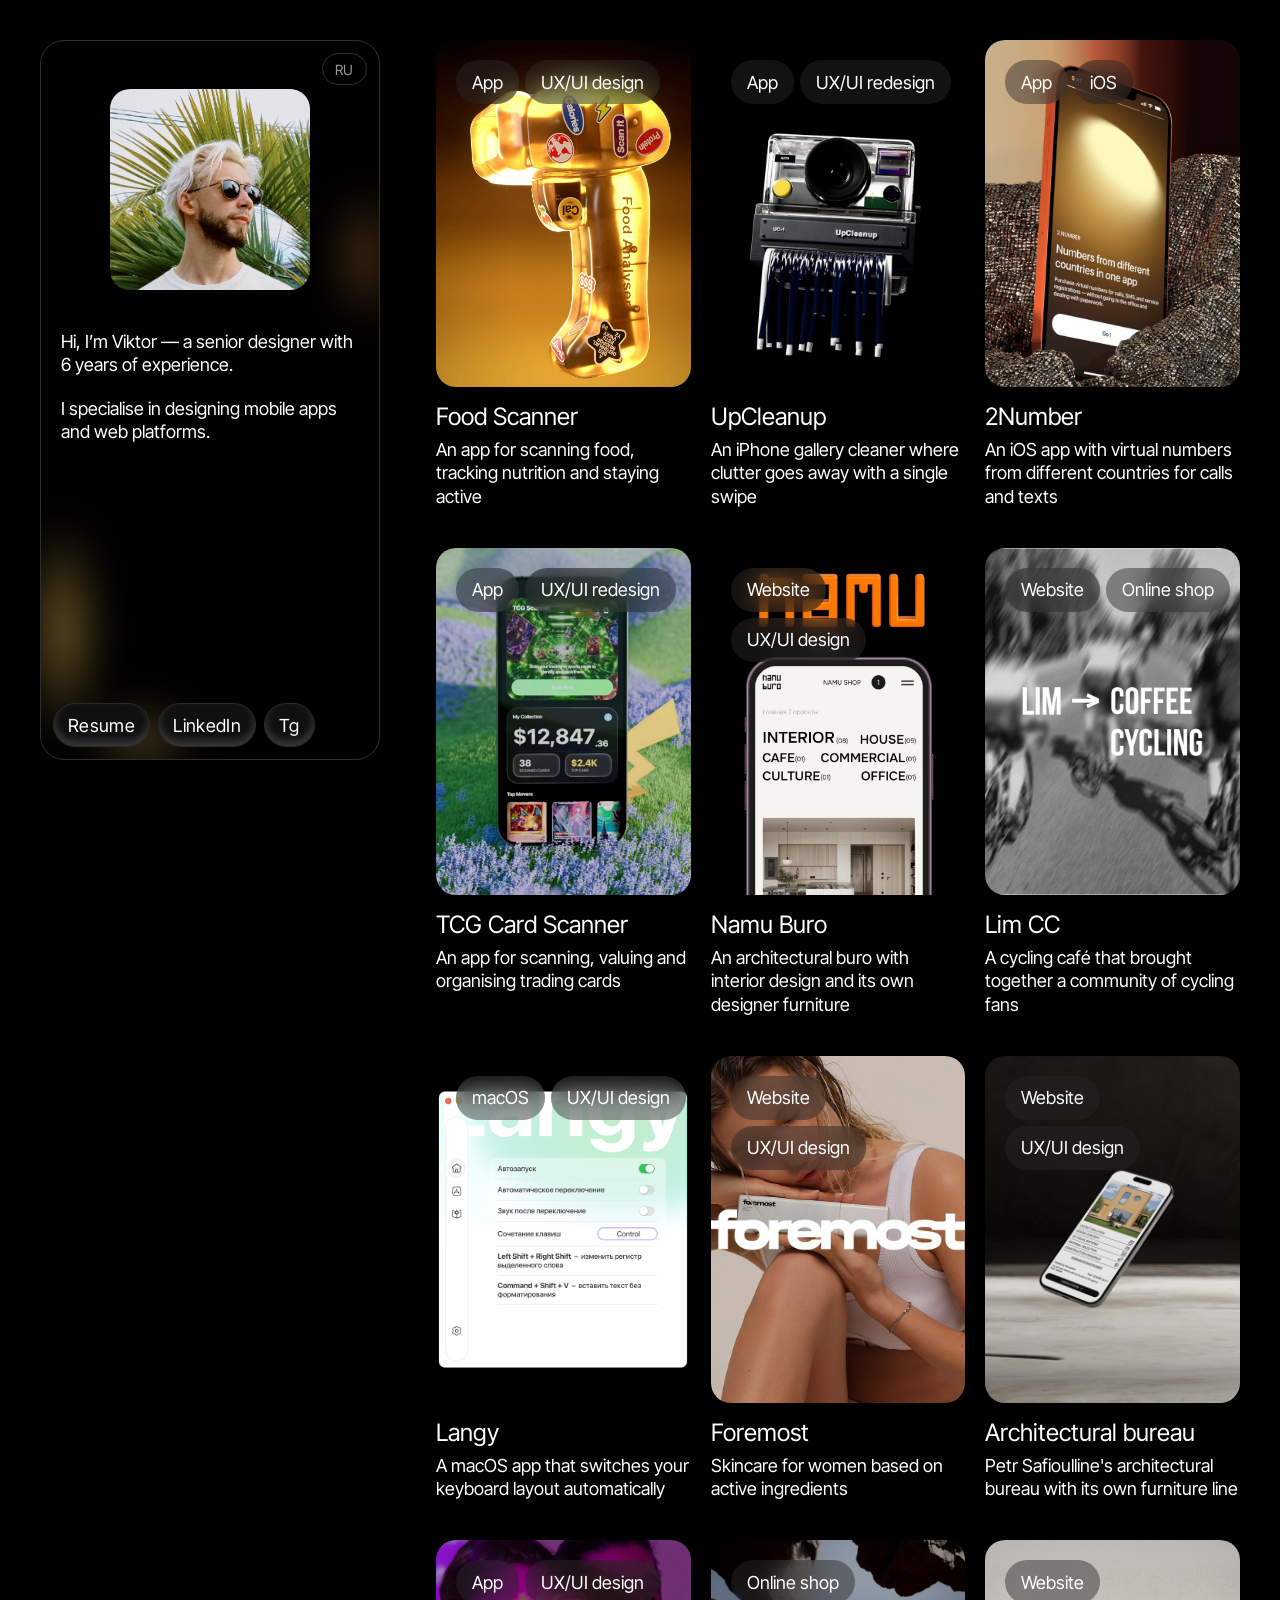
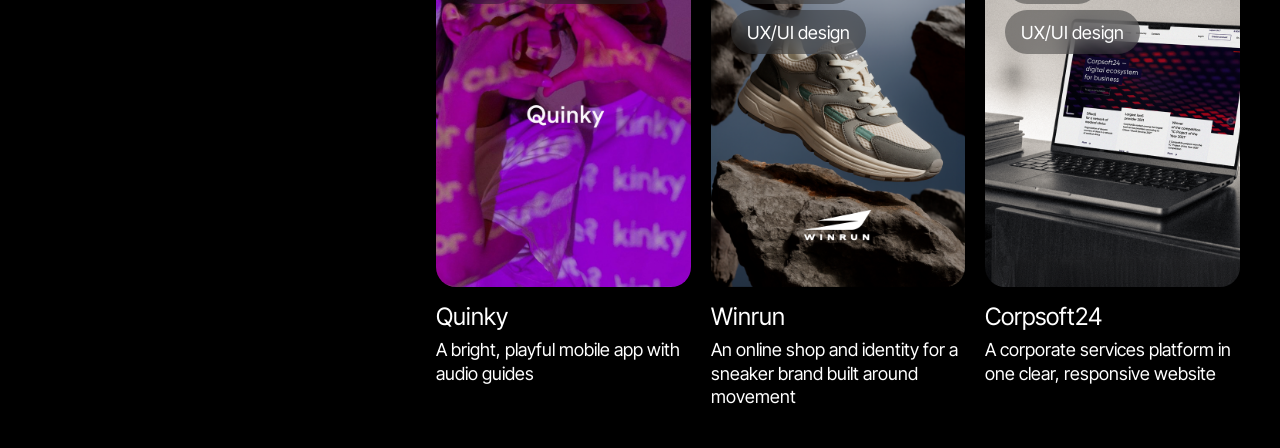
<file: index.html>
<!DOCTYPE html>
<html lang="ru">
<head>
  <meta charset="UTF-8" />
  <script>
    // Язык по браузеру: русский — если он есть в списке языков, иначе английский.
    // Выбор в переключателе RU/EN запоминается и важнее браузера. Поисковых ботов не трогаем.
    (function () {
      try {
        if (/bot|crawl|spider|slurp|lighthouse|preview/i.test(navigator.userAgent)) return;
        var here = document.documentElement.lang;
        var want = localStorage.getItem("site-lang");
        if (want !== "ru" && want !== "en") {
          var langs = navigator.languages || [navigator.language || ""];
          want = "en";
          for (var i = 0; i < langs.length; i++) {
            if ((langs[i] || "").toLowerCase().slice(0, 2) === "ru") { want = "ru"; break; }
          }
        }
        if (want === here) return;
        var path = location.pathname;
        var target = want === "en" ? "/en" + path : path.replace(/^\/en/, "") || "/";
        location.replace(target + location.search + location.hash);
      } catch (e) {}
    })();
  </script>
  <meta name="viewport" content="width=device-width, initial-scale=1.0" />
  <meta name="description" content="Портфолио Виктора Радюка — senior дизайнера с 6-летним опытом в дизайне мобильных приложений и веб-платформ." />
  <meta property="og:image" content="https://vitya.pro/assets/twitter-badge.png" />
  <meta property="og:image:width" content="1024" />
  <meta property="og:image:height" content="552" />
  <meta name="twitter:card" content="summary_large_image" />
  <meta name="twitter:image" content="https://vitya.pro/assets/twitter-badge.png" />
  <link rel="alternate" hreflang="ru" href="https://vitya.pro/" />
  <link rel="alternate" hreflang="en" href="https://vitya.pro/en/" />
  <link rel="alternate" hreflang="x-default" href="https://vitya.pro/" />
  <title>Виктор Радюк — Product Designer</title>
  <link rel="icon" href="/favicon-green.svg" type="image/svg+xml" />
  <link rel="icon" href="/favicon-green-32.png" type="image/png" sizes="32x32" />
  <link rel="apple-touch-icon" href="/apple-touch-icon-green.png" />
  <link rel="preconnect" href="https://fonts.googleapis.com" />
  <link rel="preconnect" href="https://fonts.gstatic.com" crossorigin />
  <link href="https://fonts.googleapis.com/css2?family=Inter+Tight:wght@400;500&display=swap" rel="stylesheet" />
  <link rel="stylesheet" href="style.css?v=20261117" />
  <!-- Google tag (gtag.js) -->
  <script async src="https://www.googletagmanager.com/gtag/js?id=G-6443JLH0M9"></script>
  <script>
    window.dataLayer = window.dataLayer || [];
    function gtag(){dataLayer.push(arguments);}
    gtag('js', new Date());
    gtag('config', 'G-6443JLH0M9');
  </script>
  <!-- /Google tag -->
  <!-- Yandex.Metrika counter -->
  <script type="text/javascript">
    (function(m,e,t,r,i,k,a){
      m[i]=m[i]||function(){(m[i].a=m[i].a||[]).push(arguments)};
      m[i].l=1*new Date();
      for (var j = 0; j < document.scripts.length; j++) { if (document.scripts[j].src === r) { return; } }
      k=e.createElement(t),a=e.getElementsByTagName(t)[0],k.async=1,k.src=r,a.parentNode.insertBefore(k,a);
    })(window, document,'script','https://mc.yandex.ru/metrika/tag.js?id=109589373', 'ym');

    ym(109589373, 'init', {
      ssr:true,
      webvisor:true,
      clickmap:true,
      ecommerce:"dataLayer",
      referrer: document.referrer,
      url: location.href,
      accurateTrackBounce:true,
      trackLinks:true
    });
  </script>
  <!-- /Yandex.Metrika counter -->
</head>
<body>
  <noscript><div><img src="https://mc.yandex.ru/watch/109589373" style="position:absolute; left:-9999px;" alt="" /></div></noscript>
  <div class="layout">
    <!-- Плашка слева: на десктопе закреплена (sticky), на мобиле — обычный блок сверху -->
    <aside class="side-card">
      <div class="side-card__blobs" aria-hidden="true"></div>
      <a class="lang-switch" href="/en/" hreflang="en" lang="en" aria-label="English version">EN</a>
      <div class="side-card__top">
        <img class="side-card__avatar" src="assets/avatar-victor.png" alt="Виктор Радюк" width="220" height="220" />
        <p class="side-card__text">Привет, меня зовут Виктор. Я&nbsp;— senior дизайнер, 6&nbsp;лет опыта в&nbsp;дизайне.</p>
        <p class="side-card__text">Специализируюсь на&nbsp;разработке мобильных приложений и&nbsp;веб-платформ.</p>
      </div>
      <nav class="side-card__actions" aria-label="Контакты">
        <a class="pill" href="resume.html">Резюме</a>
        <a class="pill" href="https://www.linkedin.com/in/viktor-radyuk/" target="_blank" rel="noopener noreferrer">LinkedIn</a>
        <a class="pill" href="https://t.me/allo_galochka" target="_blank" rel="noopener noreferrer">Tg</a>
      </nav>
    </aside>

    <!-- Проекты рисуются из projects.js -->
    <main class="projects" id="projects"></main>
  </div>
  <script src="projects.js?v=20261117"></script>
  <script>
    document.getElementById("projects").innerHTML = PROJECTS.map((p) => `
      <a class="project" href="project.html?p=${p.slug}">
        <div class="project__media">
          <div class="project__tags">${p.tags.map((t) => `<span>${t}</span>`).join("")}</div>
          ${p.coverVideo
            ? `<video src="${asset(p.coverVideo)}" poster="${asset(p.cover)}" autoplay muted loop playsinline preload="metadata"></video>`
            : `<img src="${asset(p.cover)}" alt="${p.title}" loading="lazy" />`}
        </div>
        <h2 class="project__title">${p.title}</h2>
        <p class="project__lead">${p.lead}</p>
      </a>`).join("");
  </script>
  <script>
    // Переключатель языка ведёт на тот же проект
    document.querySelectorAll(".lang-switch").forEach((a) => {
      a.href += location.search;
      // Ручной выбор языка запоминается и отключает автоперенаправление
      a.addEventListener("click", () => {
        try { localStorage.setItem("site-lang", a.lang); } catch (e) {}
      });
    });
  </script>
</body>
</html>
</file>
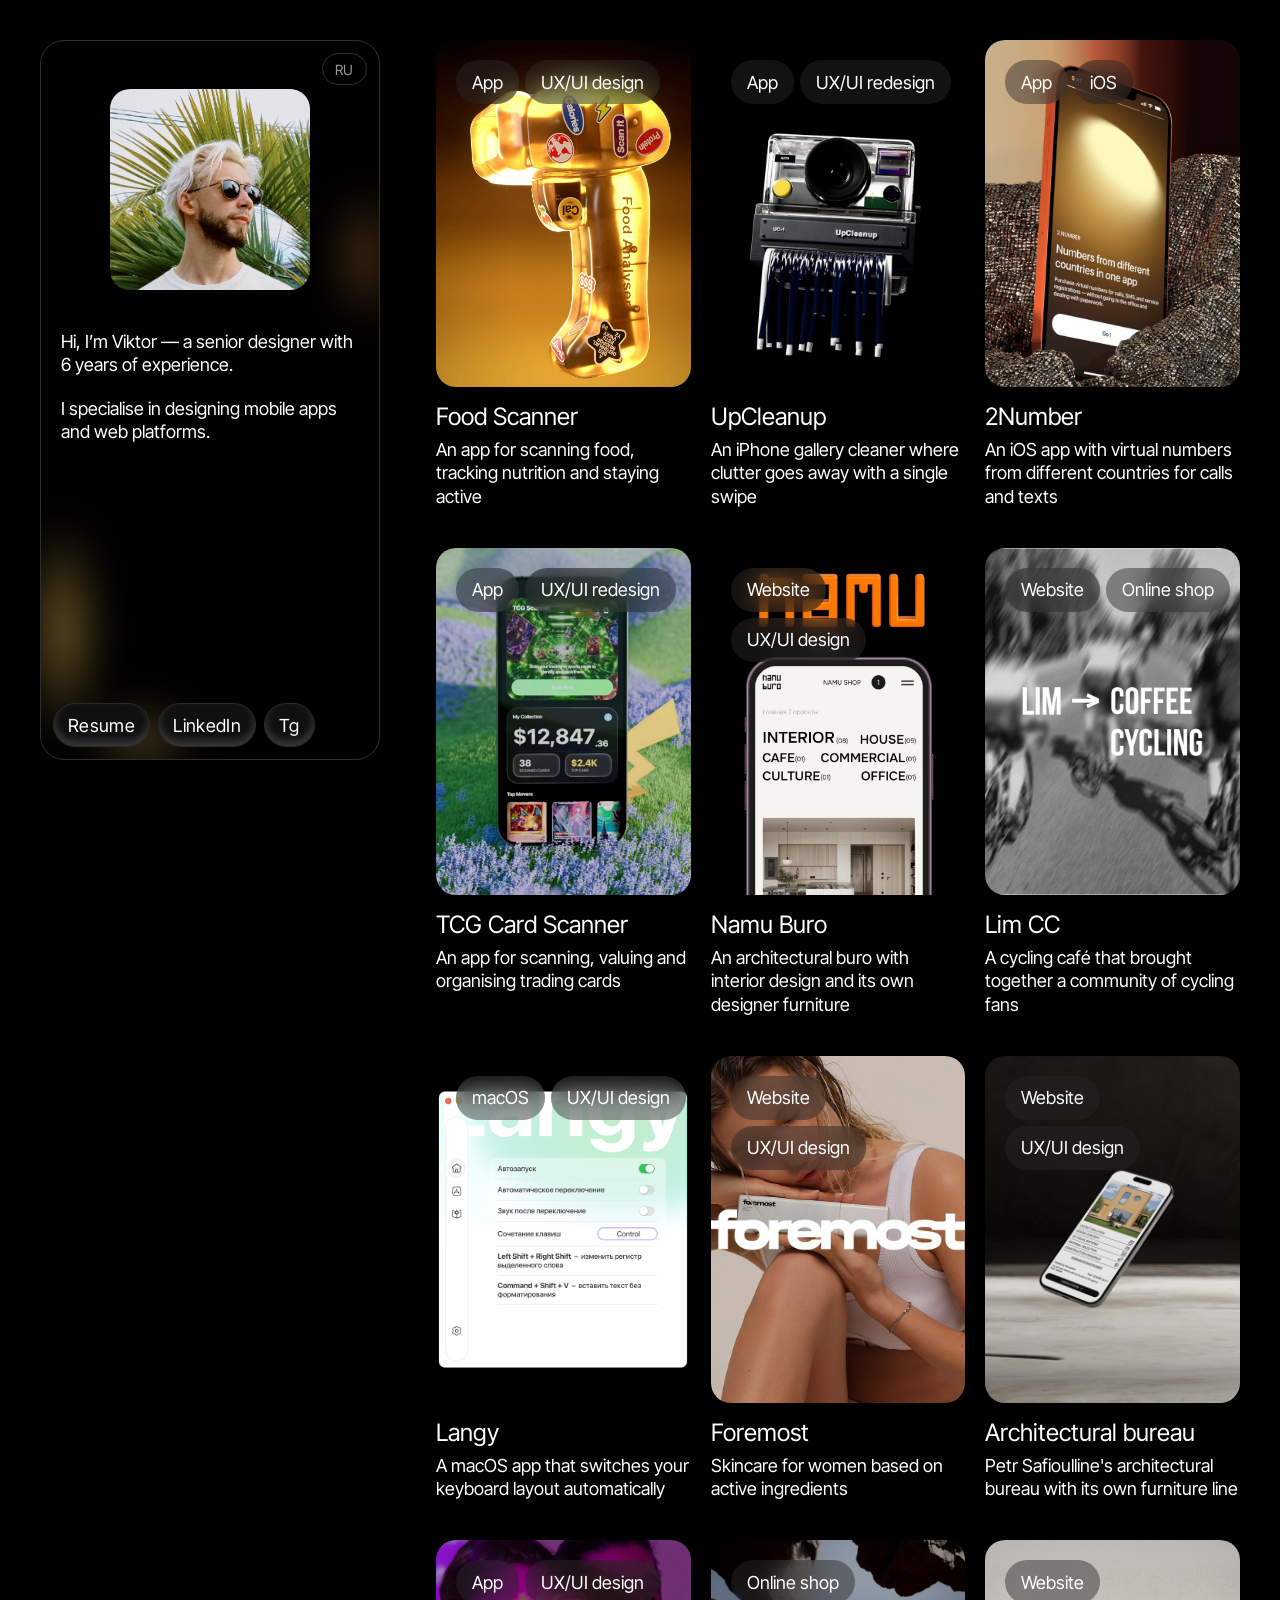
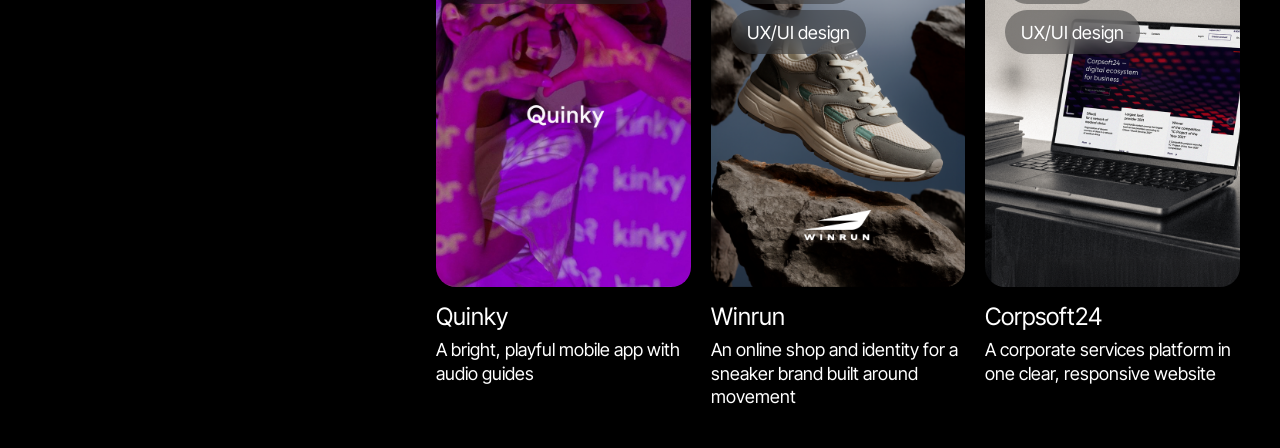
<file: en/index.html>
<!DOCTYPE html>
<html lang="en">
<head>
  <meta charset="UTF-8" />
  <script>
    // Язык по браузеру: русский — если он есть в списке языков, иначе английский.
    // Выбор в переключателе RU/EN запоминается и важнее браузера. Поисковых ботов не трогаем.
    (function () {
      try {
        if (/bot|crawl|spider|slurp|lighthouse|preview/i.test(navigator.userAgent)) return;
        var here = document.documentElement.lang;
        var want = localStorage.getItem("site-lang");
        if (want !== "ru" && want !== "en") {
          var langs = navigator.languages || [navigator.language || ""];
          want = "en";
          for (var i = 0; i < langs.length; i++) {
            if ((langs[i] || "").toLowerCase().slice(0, 2) === "ru") { want = "ru"; break; }
          }
        }
        if (want === here) return;
        var path = location.pathname;
        var target = want === "en" ? "/en" + path : path.replace(/^\/en/, "") || "/";
        location.replace(target + location.search + location.hash);
      } catch (e) {}
    })();
  </script>
  <meta name="viewport" content="width=device-width, initial-scale=1.0" />
  <meta name="description" content="Portfolio of Viktor Radyuk — a senior designer with 6 years of experience in mobile apps and web platforms." />
  <meta property="og:image" content="https://vitya.pro/assets/twitter-badge.png" />
  <meta property="og:image:width" content="1024" />
  <meta property="og:image:height" content="552" />
  <meta name="twitter:card" content="summary_large_image" />
  <meta name="twitter:image" content="https://vitya.pro/assets/twitter-badge.png" />
  <link rel="alternate" hreflang="ru" href="https://vitya.pro/" />
  <link rel="alternate" hreflang="en" href="https://vitya.pro/en/" />
  <link rel="alternate" hreflang="x-default" href="https://vitya.pro/" />
  <title>Viktor Radyuk — Product Designer</title>
  <link rel="icon" href="/favicon-green.svg" type="image/svg+xml" />
  <link rel="icon" href="/favicon-green-32.png" type="image/png" sizes="32x32" />
  <link rel="apple-touch-icon" href="/apple-touch-icon-green.png" />
  <link rel="preconnect" href="https://fonts.googleapis.com" />
  <link rel="preconnect" href="https://fonts.gstatic.com" crossorigin />
  <link href="https://fonts.googleapis.com/css2?family=Inter+Tight:wght@400;500&display=swap" rel="stylesheet" />
  <link rel="stylesheet" href="/style.css?v=20261117" />
  <!-- Google tag (gtag.js) -->
  <script async src="https://www.googletagmanager.com/gtag/js?id=G-6443JLH0M9"></script>
  <script>
    window.dataLayer = window.dataLayer || [];
    function gtag(){dataLayer.push(arguments);}
    gtag('js', new Date());
    gtag('config', 'G-6443JLH0M9');
  </script>
  <!-- /Google tag -->
  <!-- Yandex.Metrika counter -->
  <script type="text/javascript">
    (function(m,e,t,r,i,k,a){
      m[i]=m[i]||function(){(m[i].a=m[i].a||[]).push(arguments)};
      m[i].l=1*new Date();
      for (var j = 0; j < document.scripts.length; j++) { if (document.scripts[j].src === r) { return; } }
      k=e.createElement(t),a=e.getElementsByTagName(t)[0],k.async=1,k.src=r,a.parentNode.insertBefore(k,a);
    })(window, document,'script','https://mc.yandex.ru/metrika/tag.js?id=109589373', 'ym');

    ym(109589373, 'init', {
      ssr:true,
      webvisor:true,
      clickmap:true,
      ecommerce:"dataLayer",
      referrer: document.referrer,
      url: location.href,
      accurateTrackBounce:true,
      trackLinks:true
    });
  </script>
  <!-- /Yandex.Metrika counter -->
</head>
<body>
  <noscript><div><img src="https://mc.yandex.ru/watch/109589373" style="position:absolute; left:-9999px;" alt="" /></div></noscript>
  <div class="layout">
    <!-- Плашка слева: на десктопе закреплена (sticky), на мобиле — обычный блок сверху -->
    <aside class="side-card">
      <div class="side-card__blobs" aria-hidden="true"></div>
      <a class="lang-switch" href="/" hreflang="ru" lang="ru" aria-label="Русская версия">RU</a>
      <div class="side-card__top">
        <img class="side-card__avatar" src="/assets/avatar-victor.png" alt="Viktor Radyuk" width="220" height="220" />
        <p class="side-card__text">Hi, I&rsquo;m Viktor&nbsp;— a senior designer with 6&nbsp;years of experience.</p>
        <p class="side-card__text">I specialise in designing mobile apps and web platforms.</p>
      </div>
      <nav class="side-card__actions" aria-label="Contacts">
        <a class="pill" href="resume.html">Resume</a>
        <a class="pill" href="https://www.linkedin.com/in/viktor-radyuk/" target="_blank" rel="noopener noreferrer">LinkedIn</a>
        <a class="pill" href="https://t.me/allo_galochka" target="_blank" rel="noopener noreferrer">Tg</a>
      </nav>
    </aside>

    <!-- Проекты рисуются из projects.js -->
    <main class="projects" id="projects"></main>
  </div>
  <script src="/projects.js?v=20261117"></script>
  <script src="/projects.en.js?v=20261117"></script>
  <script>
    document.getElementById("projects").innerHTML = PROJECTS.map((p) => `
      <a class="project" href="project.html?p=${p.slug}">
        <div class="project__media">
          <div class="project__tags">${p.tags.map((t) => `<span>${t}</span>`).join("")}</div>
          ${p.coverVideo
            ? `<video src="${asset(p.coverVideo)}" poster="${asset(p.cover)}" autoplay muted loop playsinline preload="metadata"></video>`
            : `<img src="${asset(p.cover)}" alt="${p.title}" loading="lazy" />`}
        </div>
        <h2 class="project__title">${p.title}</h2>
        <p class="project__lead">${p.lead}</p>
      </a>`).join("");
  </script>
  <script>
    // Переключатель языка ведёт на тот же проект
    document.querySelectorAll(".lang-switch").forEach((a) => {
      a.href += location.search;
      // Ручной выбор языка запоминается и отключает автоперенаправление
      a.addEventListener("click", () => {
        try { localStorage.setItem("site-lang", a.lang); } catch (e) {}
      });
    });
  </script>
</body>
</html>
</file>
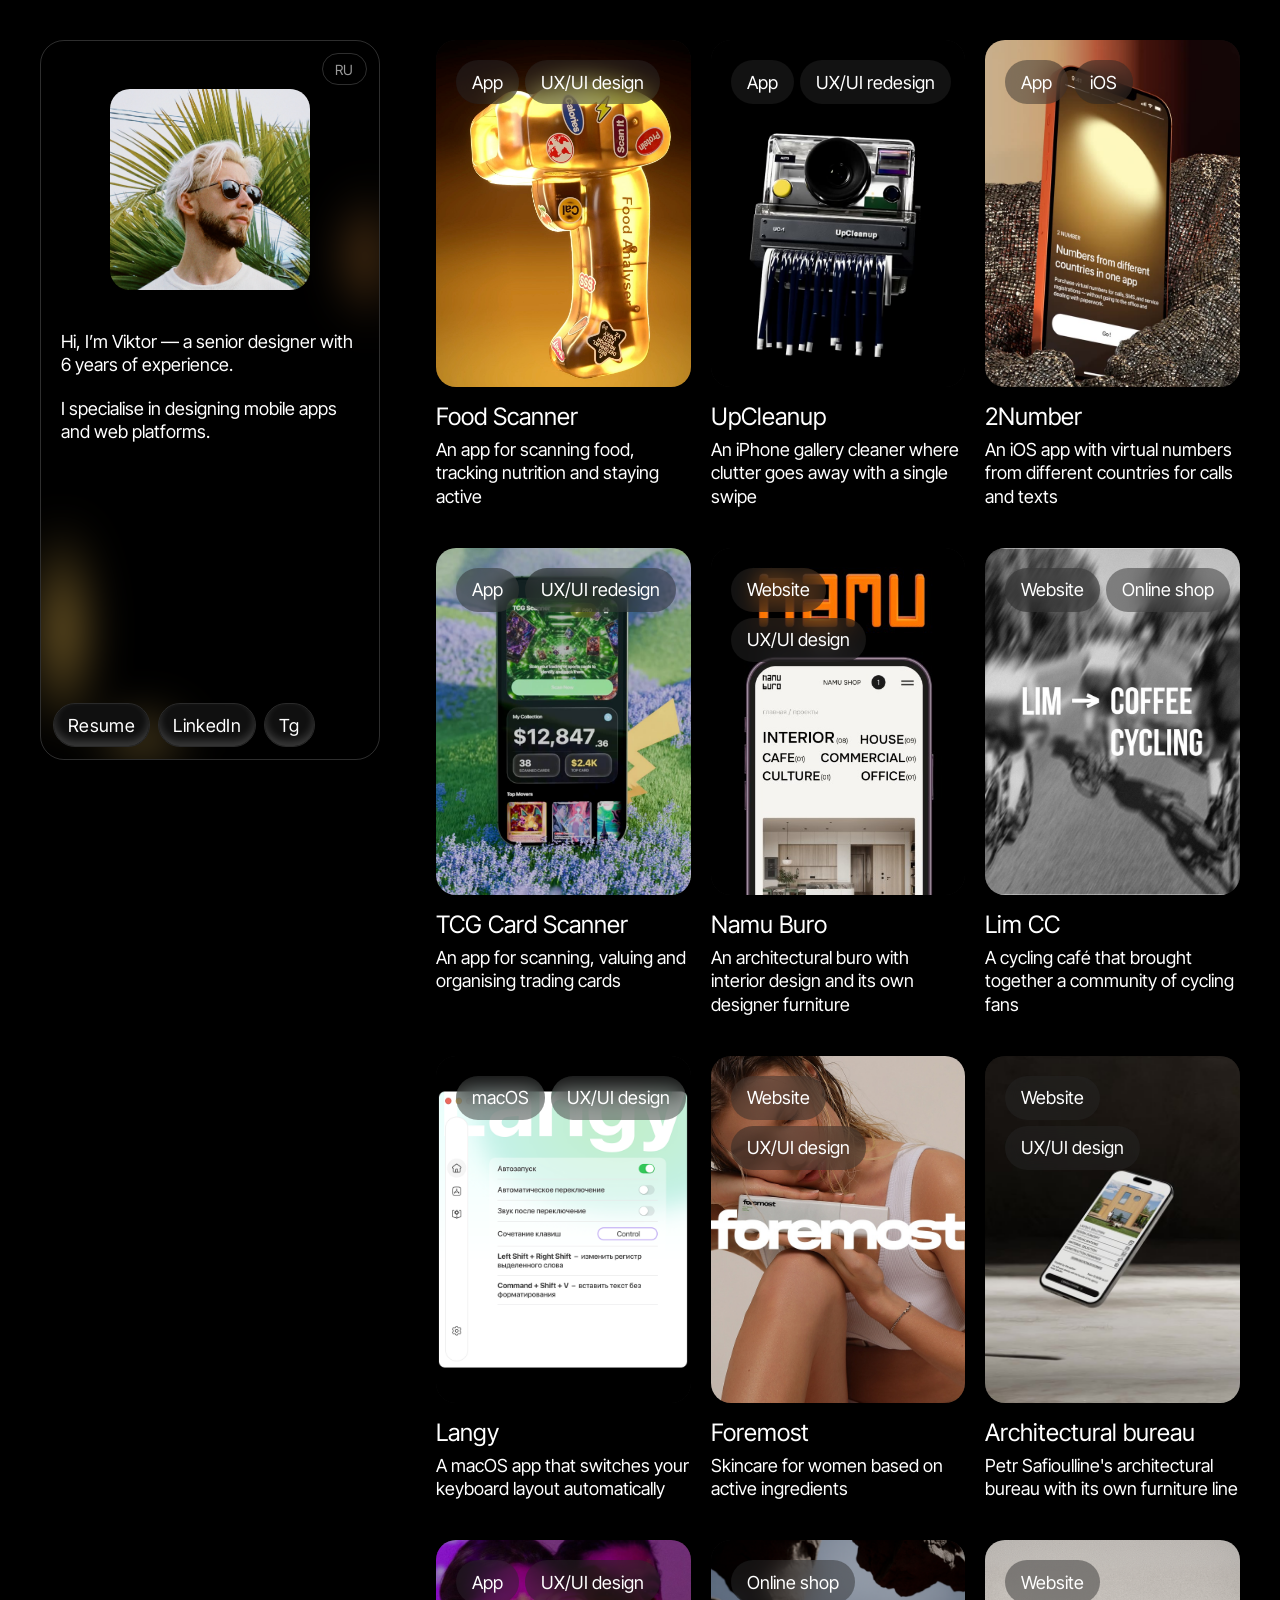
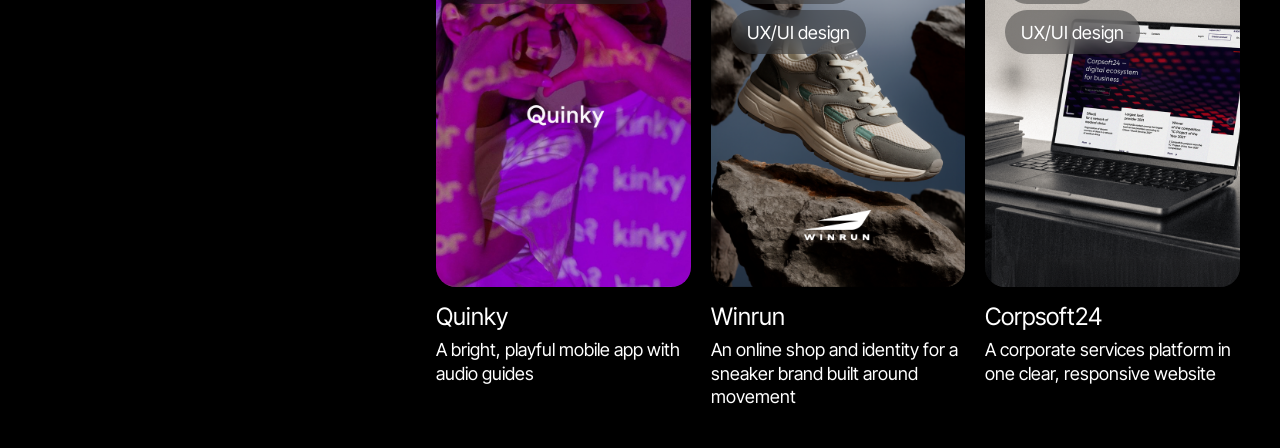
<file: v2/index.html>
<!DOCTYPE html>
<html lang="ru">
<head>
  <meta charset="UTF-8" />
  <meta name="robots" content="noindex" />
  <meta http-equiv="refresh" content="0; url=/" />
  <link rel="canonical" href="https://vitya.pro/" />
  <title>Виктор Радюк</title>
  <link rel="icon" href="/favicon-green.svg" type="image/svg+xml" />
  <link rel="icon" href="/favicon-green-32.png" type="image/png" sizes="32x32" />
  <link rel="apple-touch-icon" href="/apple-touch-icon-green.png" />
</head>
<body>
  <!-- v2 стала главной — старая ссылка ведёт на корень -->
  <a href="/">vitya.pro</a>
</body>
</html>
</file>
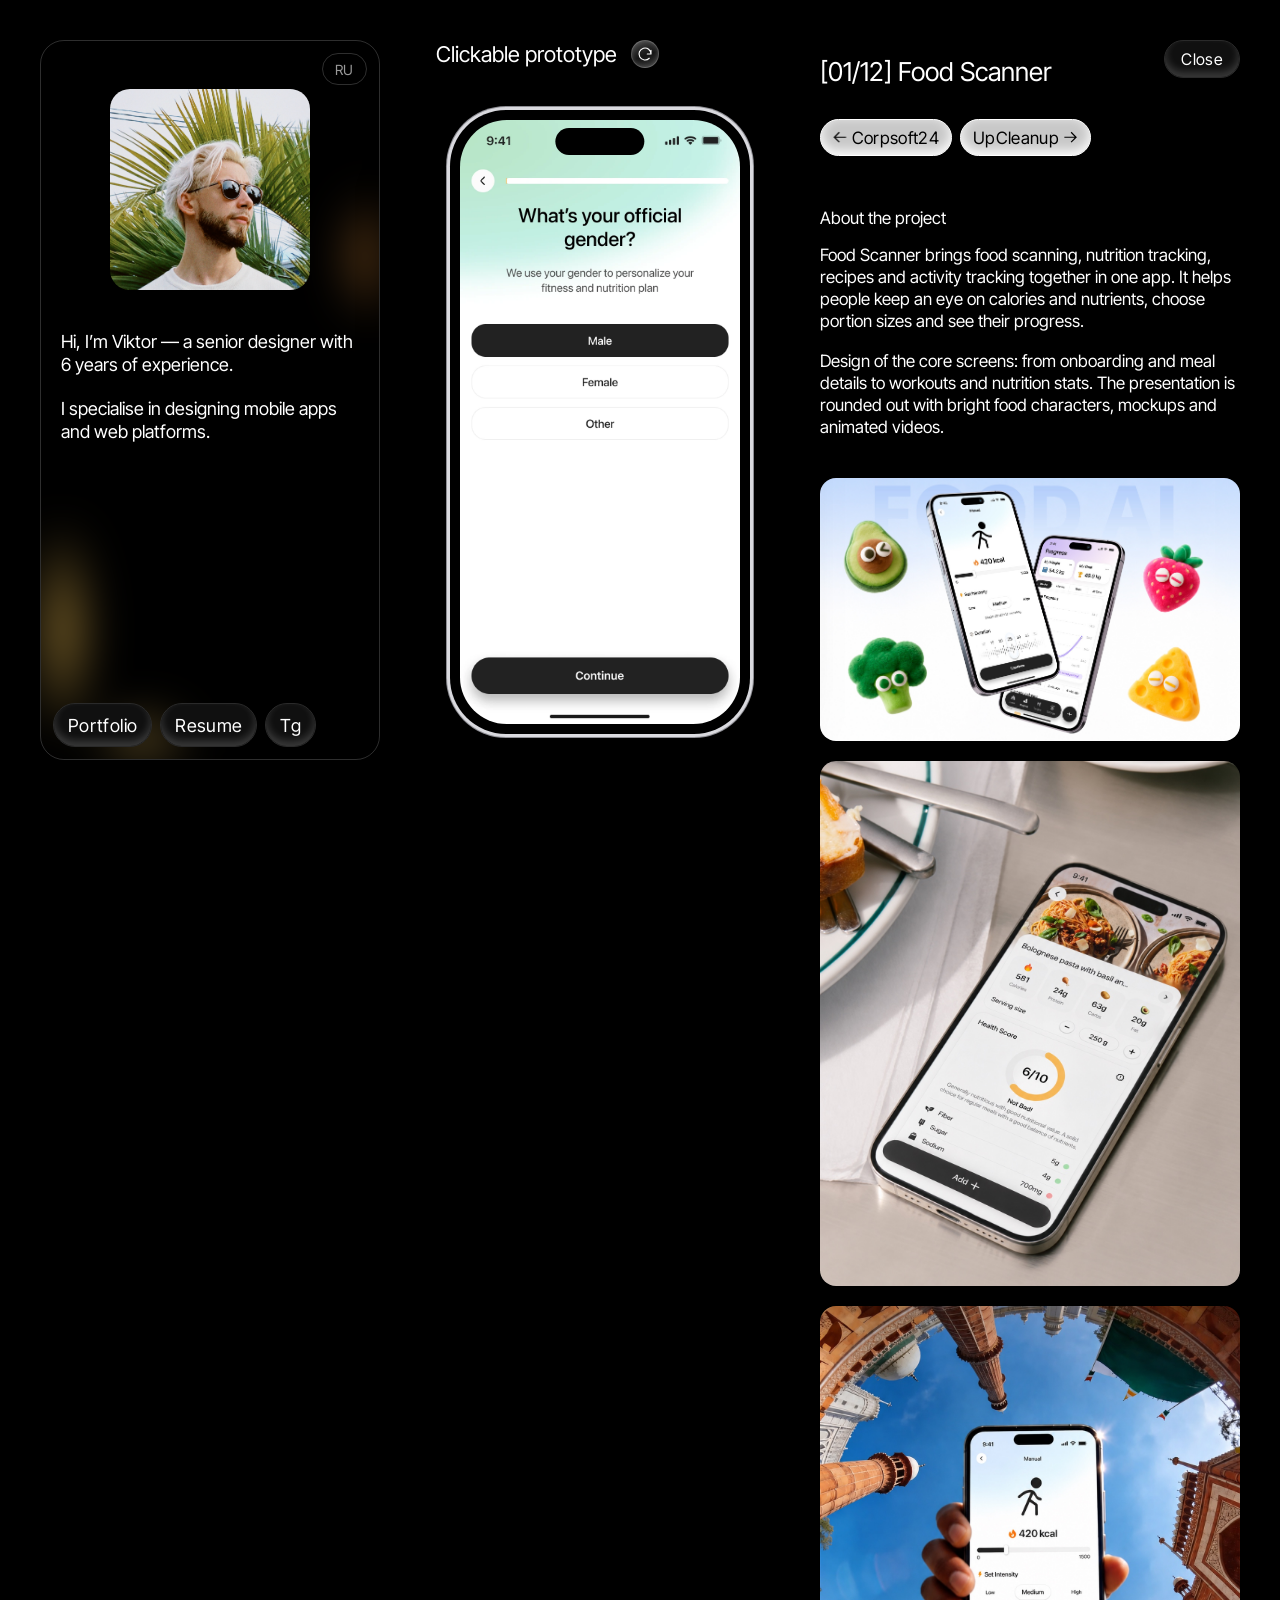
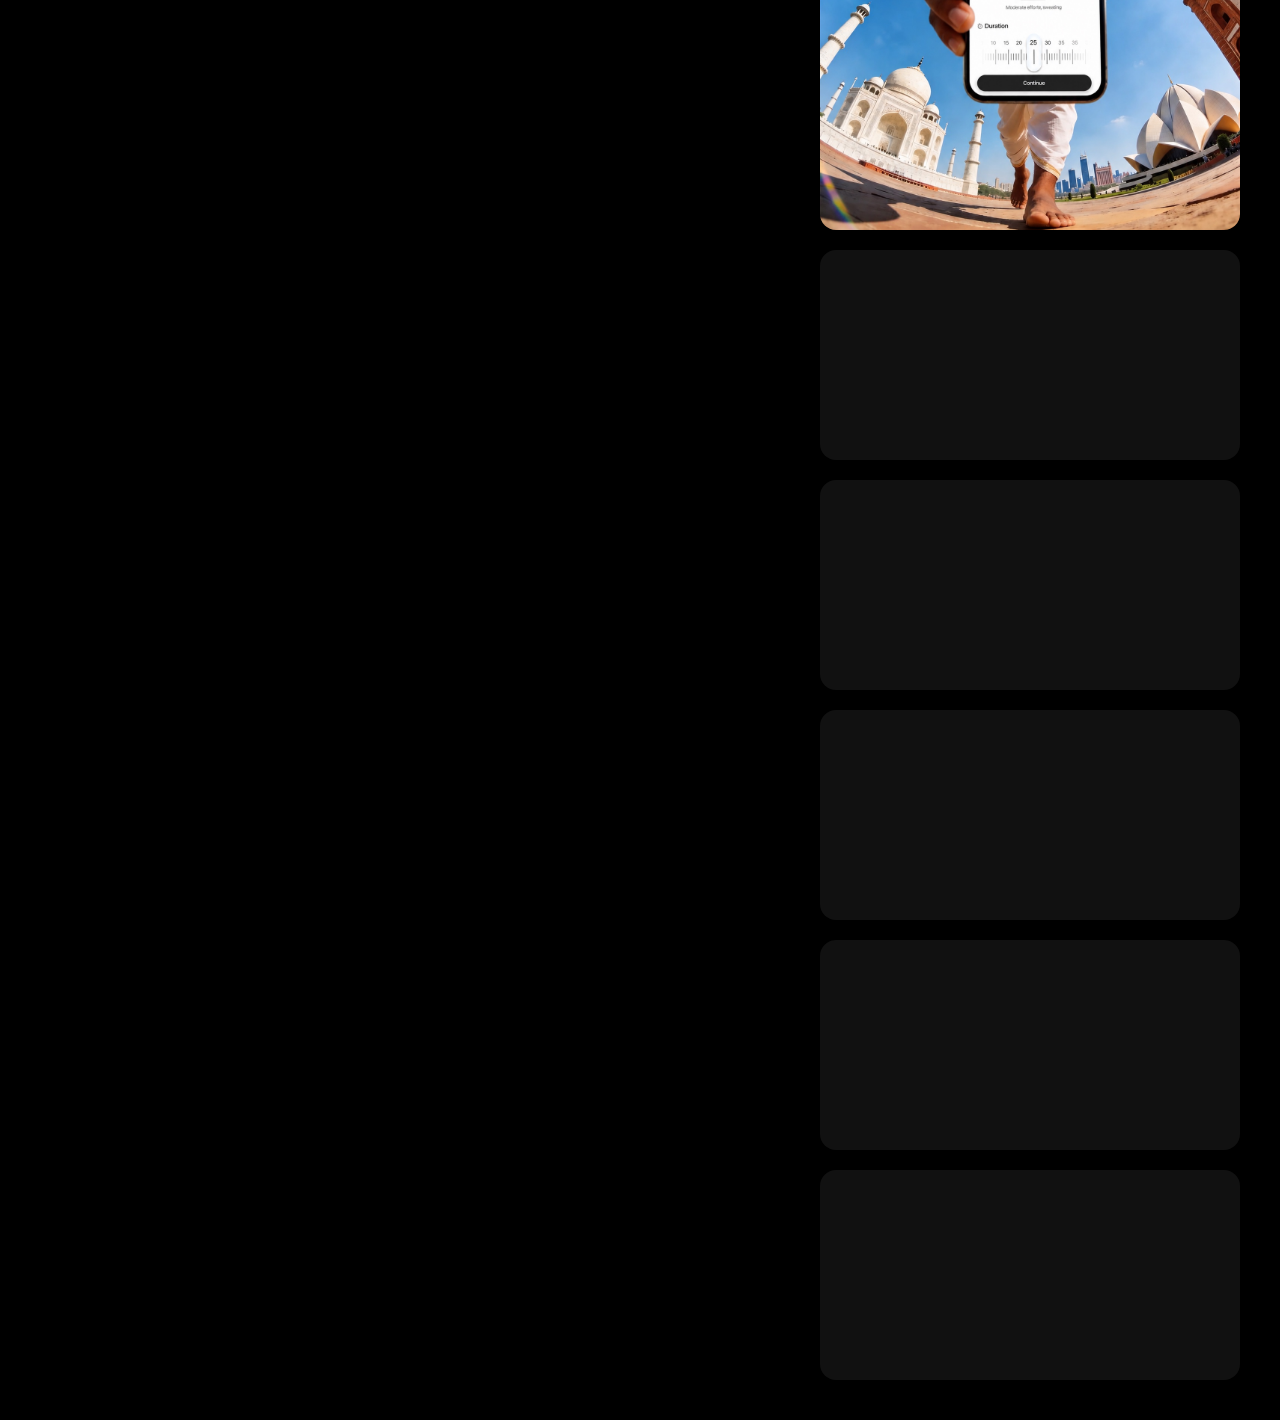
<file: project.html>
<!DOCTYPE html>
<html lang="ru">
<head>
  <meta charset="UTF-8" />
  <script>
    // Язык по браузеру: русский — если он есть в списке языков, иначе английский.
    // Выбор в переключателе RU/EN запоминается и важнее браузера. Поисковых ботов не трогаем.
    (function () {
      try {
        if (/bot|crawl|spider|slurp|lighthouse|preview/i.test(navigator.userAgent)) return;
        var here = document.documentElement.lang;
        var want = localStorage.getItem("site-lang");
        if (want !== "ru" && want !== "en") {
          var langs = navigator.languages || [navigator.language || ""];
          want = "en";
          for (var i = 0; i < langs.length; i++) {
            if ((langs[i] || "").toLowerCase().slice(0, 2) === "ru") { want = "ru"; break; }
          }
        }
        if (want === here) return;
        var path = location.pathname;
        var target = want === "en" ? "/en" + path : path.replace(/^\/en/, "") || "/";
        location.replace(target + location.search + location.hash);
      } catch (e) {}
    })();
  </script>
  <meta name="viewport" content="width=device-width, initial-scale=1.0" />
  <link rel="alternate" hreflang="ru" href="https://vitya.pro/project.html" />
  <link rel="alternate" hreflang="en" href="https://vitya.pro/en/project.html" />
  <link rel="alternate" hreflang="x-default" href="https://vitya.pro/project.html" />
  <title>Проект — Виктор Радюк</title>
  <link rel="icon" href="/favicon-green.svg" type="image/svg+xml" />
  <link rel="icon" href="/favicon-green-32.png" type="image/png" sizes="32x32" />
  <link rel="apple-touch-icon" href="/apple-touch-icon-green.png" />
  <link rel="preconnect" href="https://fonts.googleapis.com" />
  <link rel="preconnect" href="https://fonts.gstatic.com" crossorigin />
  <link href="https://fonts.googleapis.com/css2?family=Inter+Tight:wght@400;500&display=swap" rel="stylesheet" />
  <link rel="stylesheet" href="style.css?v=20261117" />
  <!-- Google tag (gtag.js) -->
  <script async src="https://www.googletagmanager.com/gtag/js?id=G-6443JLH0M9"></script>
  <script>
    window.dataLayer = window.dataLayer || [];
    function gtag(){dataLayer.push(arguments);}
    gtag('js', new Date());
    gtag('config', 'G-6443JLH0M9');
  </script>
  <!-- /Google tag -->
  <!-- Yandex.Metrika counter -->
  <script type="text/javascript">
    (function(m,e,t,r,i,k,a){
      m[i]=m[i]||function(){(m[i].a=m[i].a||[]).push(arguments)};
      m[i].l=1*new Date();
      for (var j = 0; j < document.scripts.length; j++) { if (document.scripts[j].src === r) { return; } }
      k=e.createElement(t),a=e.getElementsByTagName(t)[0],k.async=1,k.src=r,a.parentNode.insertBefore(k,a);
    })(window, document,'script','https://mc.yandex.ru/metrika/tag.js?id=109589373', 'ym');

    ym(109589373, 'init', {
      ssr:true,
      webvisor:true,
      clickmap:true,
      ecommerce:"dataLayer",
      referrer: document.referrer,
      url: location.href,
      accurateTrackBounce:true,
      trackLinks:true
    });
  </script>
  <!-- /Yandex.Metrika counter -->
</head>
<body>
  <noscript><div><img src="https://mc.yandex.ru/watch/109589373" style="position:absolute; left:-9999px;" alt="" /></div></noscript>
  <div class="layout layout--project">
    <aside class="side-card">
      <div class="side-card__blobs" aria-hidden="true"></div>
      <a class="lang-switch" href="/en/project.html" hreflang="en" lang="en" aria-label="English version">EN</a>
      <div class="side-card__top">
        <img class="side-card__avatar" src="assets/avatar-victor.png" alt="Виктор Радюк" width="220" height="220" />
        <p class="side-card__text">Привет, меня зовут Виктор. Я&nbsp;— senior дизайнер, 6&nbsp;лет опыта в&nbsp;дизайне.</p>
        <p class="side-card__text">Специализируюсь на&nbsp;разработке мобильных приложений и&nbsp;веб-платформ.</p>
      </div>
      <nav class="side-card__actions" aria-label="Контакты">
        <a class="pill" href="./">Портфолио</a>
        <a class="pill" href="resume.html">Резюме</a>
        <a class="pill" href="https://t.me/allo_galochka" target="_blank" rel="noopener noreferrer">Tg</a>
      </nav>
    </aside>

    <!-- Мокап айфона с кликабельным прототипом (экраны и зоны клика — в projects.js) -->
    <div class="phone-col">
      <div class="phone-col__bar">
        <span>Кликабельный прототип</span>
        <button class="phone-col__restart" id="phone-restart" type="button" aria-label="Начать прототип сначала" title="Начать сначала">
          <svg viewBox="0 0 24 24" width="18" height="18" fill="none" stroke="currentColor" stroke-width="1.5" stroke-linecap="round" stroke-linejoin="round" aria-hidden="true"><path d="M20 7v5h-5M20 12a8 8 0 1 0-2.34 5.66"/></svg>
        </button>
      </div>
      <div class="phone">
        <div class="phone__screen" id="phone-screen">
          <div class="phone__slides" id="phone-slides"></div>
          <div class="phone__status" aria-hidden="true">
            <span>9:41</span>
            <span class="phone__island"></span>
            <span class="phone__icons">
              <svg width="18" height="11" viewBox="0 0 18 11" fill="currentColor"><rect x="0" y="7" width="3" height="4" rx="1"/><rect x="5" y="5" width="3" height="6" rx="1"/><rect x="10" y="2.5" width="3" height="8.5" rx="1"/><rect x="15" y="0" width="3" height="11" rx="1"/></svg>
              <svg width="16" height="11" viewBox="0 0 16 11" fill="currentColor"><path d="M8 2.2c2.3 0 4.4.9 6 2.4l1.2-1.2A10.2 10.2 0 0 0 8 .5 10.2 10.2 0 0 0 .8 3.4L2 4.6a8.5 8.5 0 0 1 6-2.4Zm0 3.3c1.4 0 2.6.5 3.6 1.4l1.2-1.2A6.8 6.8 0 0 0 8 3.8a6.8 6.8 0 0 0-4.8 1.9l1.2 1.2c1-.9 2.2-1.4 3.6-1.4Zm0 3.3c.5 0 1 .2 1.3.5L8 10.6 6.7 9.3c.3-.3.8-.5 1.3-.5Z"/></svg>
              <span class="phone__battery"></span>
            </span>
          </div>
          <span class="phone__home" aria-hidden="true"></span>
        </div>
      </div>
    </div>

    <main class="info">
      <header class="info__head">
        <h1 class="info__title" id="info-title"></h1>
        <a class="pill pill--sm info__close" href="./">Закрыть</a>
      </header>
      <nav class="info__nav" id="info-nav" aria-label="Другие проекты"></nav>
      <section class="info__about">
        <h2 class="info__label">О проекте</h2>
        <div class="info__text" id="info-text"></div>
      </section>
      <div class="info__gallery" id="info-gallery"></div>
    </main>
  </div>

  <script src="projects.js?v=20261117"></script>
  <script src="project.js?v=20261117"></script>
  <script>
    // Переключатель языка ведёт на тот же проект
    document.querySelectorAll(".lang-switch").forEach((a) => {
      a.href += location.search;
      // Ручной выбор языка запоминается и отключает автоперенаправление
      a.addEventListener("click", () => {
        try { localStorage.setItem("site-lang", a.lang); } catch (e) {}
      });
    });
  </script>
</body>
</html>
</file>
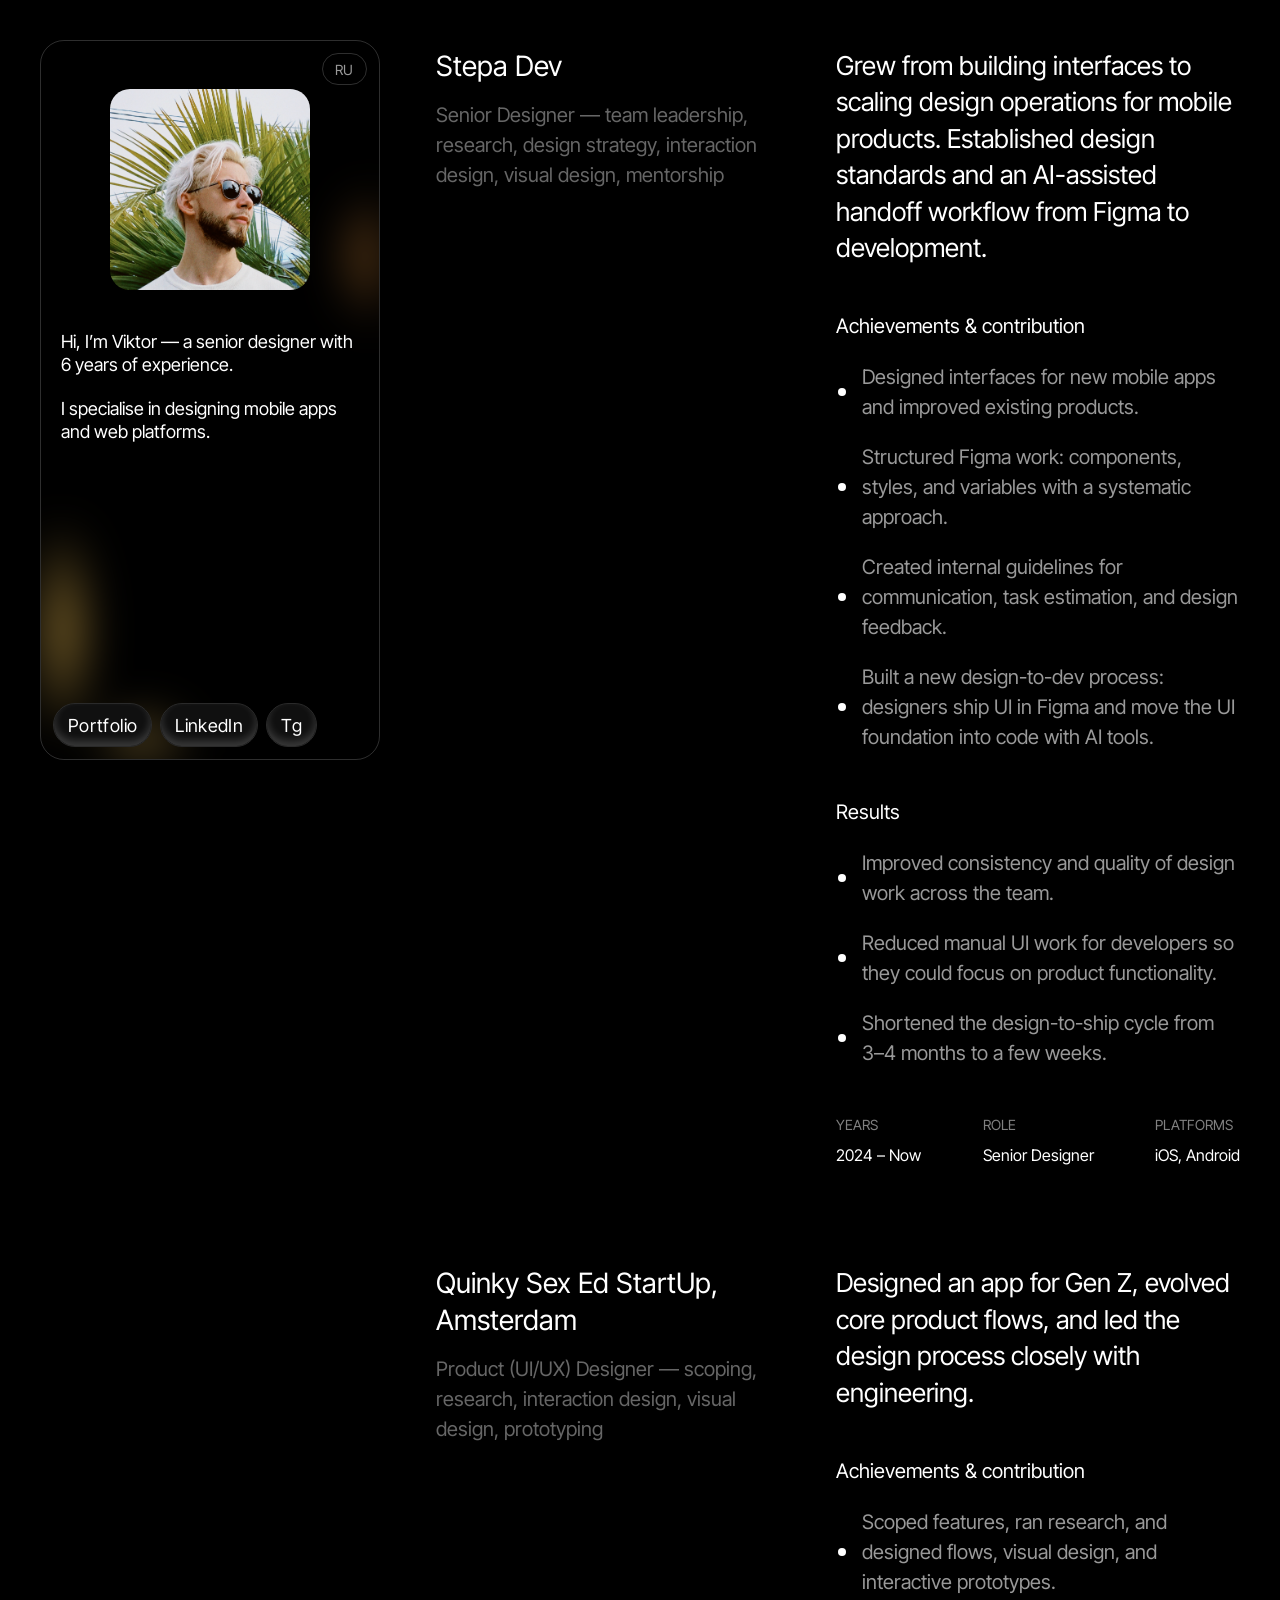
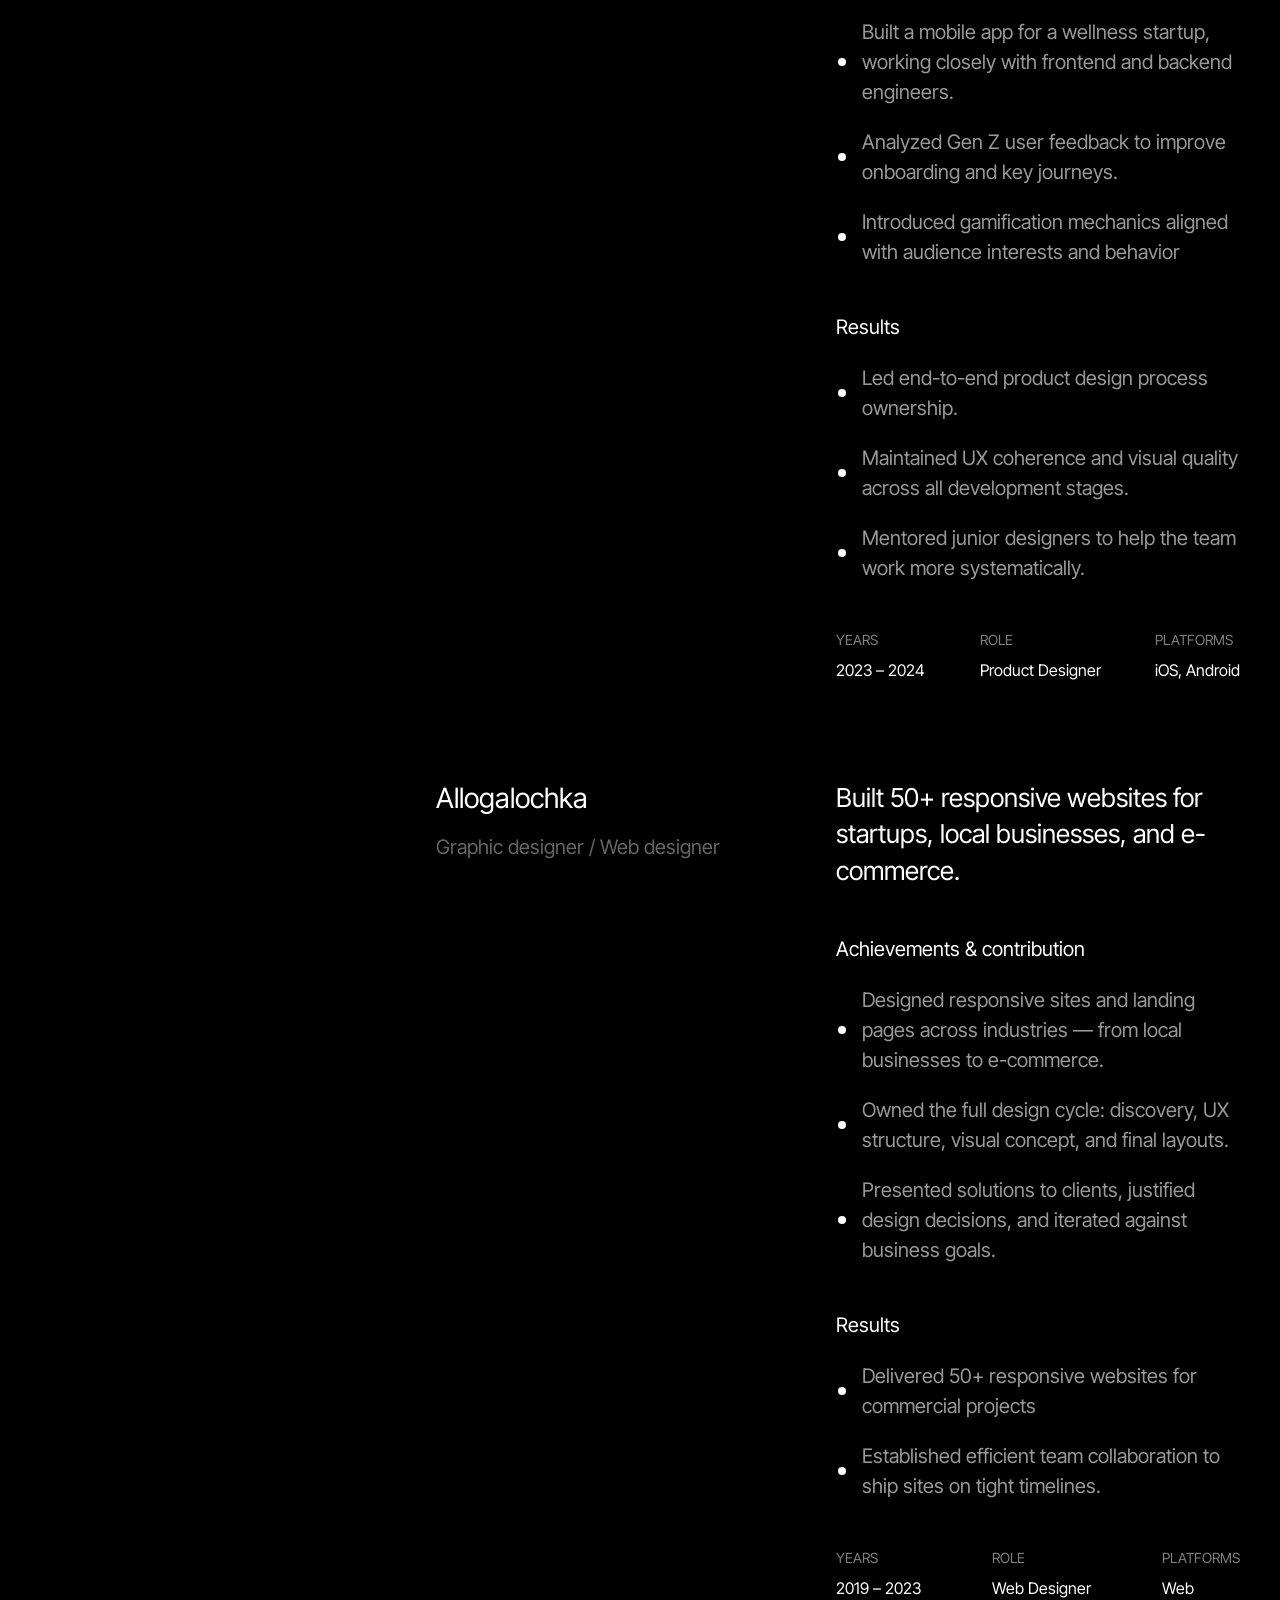
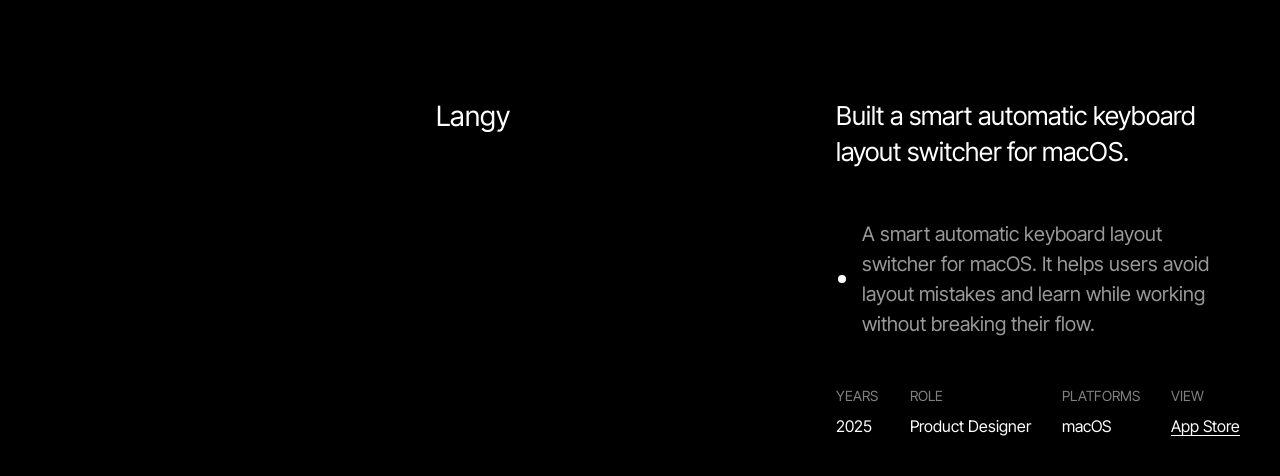
<file: resume.html>
<!DOCTYPE html>
<html lang="ru">
<head>
  <meta charset="UTF-8" />
  <script>
    // Язык по браузеру: русский — если он есть в списке языков, иначе английский.
    // Выбор в переключателе RU/EN запоминается и важнее браузера. Поисковых ботов не трогаем.
    (function () {
      try {
        if (/bot|crawl|spider|slurp|lighthouse|preview/i.test(navigator.userAgent)) return;
        var here = document.documentElement.lang;
        var want = localStorage.getItem("site-lang");
        if (want !== "ru" && want !== "en") {
          var langs = navigator.languages || [navigator.language || ""];
          want = "en";
          for (var i = 0; i < langs.length; i++) {
            if ((langs[i] || "").toLowerCase().slice(0, 2) === "ru") { want = "ru"; break; }
          }
        }
        if (want === here) return;
        var path = location.pathname;
        var target = want === "en" ? "/en" + path : path.replace(/^\/en/, "") || "/";
        location.replace(target + location.search + location.hash);
      } catch (e) {}
    })();
  </script>
  <meta name="viewport" content="width=device-width, initial-scale=1.0" />
  <link rel="alternate" hreflang="ru" href="https://vitya.pro/resume.html" />
  <link rel="alternate" hreflang="en" href="https://vitya.pro/en/resume.html" />
  <link rel="alternate" hreflang="x-default" href="https://vitya.pro/resume.html" />
  <title>Резюме — Виктор Радюк</title>
  <link rel="icon" href="/favicon-green.svg" type="image/svg+xml" />
  <link rel="icon" href="/favicon-green-32.png" type="image/png" sizes="32x32" />
  <link rel="apple-touch-icon" href="/apple-touch-icon-green.png" />
  <link rel="preconnect" href="https://fonts.googleapis.com" />
  <link rel="preconnect" href="https://fonts.gstatic.com" crossorigin />
  <link href="https://fonts.googleapis.com/css2?family=Inter+Tight:wght@400;500&display=swap" rel="stylesheet" />
  <link rel="stylesheet" href="style.css?v=20261117" />
  <!-- Google tag (gtag.js) -->
  <script async src="https://www.googletagmanager.com/gtag/js?id=G-6443JLH0M9"></script>
  <script>
    window.dataLayer = window.dataLayer || [];
    function gtag(){dataLayer.push(arguments);}
    gtag('js', new Date());
    gtag('config', 'G-6443JLH0M9');
  </script>
  <!-- /Google tag -->
  <!-- Yandex.Metrika counter -->
  <script type="text/javascript">
    (function(m,e,t,r,i,k,a){
      m[i]=m[i]||function(){(m[i].a=m[i].a||[]).push(arguments)};
      m[i].l=1*new Date();
      for (var j = 0; j < document.scripts.length; j++) { if (document.scripts[j].src === r) { return; } }
      k=e.createElement(t),a=e.getElementsByTagName(t)[0],k.async=1,k.src=r,a.parentNode.insertBefore(k,a);
    })(window, document,'script','https://mc.yandex.ru/metrika/tag.js?id=109589373', 'ym');

    ym(109589373, 'init', {
      ssr:true,
      webvisor:true,
      clickmap:true,
      ecommerce:"dataLayer",
      referrer: document.referrer,
      url: location.href,
      accurateTrackBounce:true,
      trackLinks:true
    });
  </script>
  <!-- /Yandex.Metrika counter -->
</head>
<body>
  <noscript><div><img src="https://mc.yandex.ru/watch/109589373" style="position:absolute; left:-9999px;" alt="" /></div></noscript>
  <div class="layout layout--resume">
    <aside class="side-card">
      <div class="side-card__blobs" aria-hidden="true"></div>
      <a class="lang-switch" href="/en/resume.html" hreflang="en" lang="en" aria-label="English version">EN</a>
      <div class="side-card__top">
        <img class="side-card__avatar" src="assets/avatar-victor.png" alt="Виктор Радюк" width="220" height="220" />
        <p class="side-card__text">Привет, меня зовут Виктор. Я&nbsp;— senior дизайнер, 6&nbsp;лет опыта в&nbsp;дизайне.</p>
        <p class="side-card__text">Специализируюсь на&nbsp;разработке мобильных приложений и&nbsp;веб-платформ.</p>
      </div>
      <nav class="side-card__actions" aria-label="Контакты">
        <a class="pill" href="./">Портфолио</a>
        <a class="pill" href="https://www.linkedin.com/in/viktor-radyuk/" target="_blank" rel="noopener noreferrer">LinkedIn</a>
        <a class="pill" href="https://t.me/allo_galochka" target="_blank" rel="noopener noreferrer">Tg</a>
      </nav>
    </aside>

    <!-- Опыт — тексты как на текущем vitya.pro, без картинок -->
    <main class="resume">
      <article class="exp">
        <header class="exp__head">
          <h2 class="exp__name">Stepa Dev</h2>
          <p class="exp__role">Senior Designer – руководство командой, исследования, дизайн-стратегия, проектирование взаимодействия, визуальный дизайн, менторство</p>
        </header>
        <div class="exp__body">
          <p class="exp__lead">Прошёл путь от создания интерфейсов до системного развития дизайн-процессов в команде мобильных продуктов. Внедрил стандарты работы с дизайном и выстроил новый AI-assisted процесс передачи макетов в разработку.</p>
          <section class="exp__group">
            <h3 class="exp__subtitle">Достижения и вклад</h3>
            <ul class="exp__list">
              <li>Проектировал интерфейсы для новых мобильных приложений и улучшал существующие продукты.</li>
              <li>Систематизировал работу с макетами в Figma: внедрил структурный подход к компонентам, стилям и variables.</li>
              <li>Разработал внутренние гайдлайны по коммуникации, оценке задач и предоставлению фидбека в дизайн-команде.</li>
              <li>Выстроил новый процесс передачи дизайна в разработку: дизайнеры создают интерфейс в Figma и с помощью AI-инструментов переносят UI-основу в код.</li>
            </ul>
          </section>
          <section class="exp__group">
            <h3 class="exp__subtitle">Результаты</h3>
            <ul class="exp__list">
              <li>Повысил системность и качество дизайн-работы внутри команды.</li>
              <li>Снизил объём ручной работы разработчиков над интерфейсами, позволив им сосредоточиться на функциональности продукта.</li>
              <li>Сократил цикл создания и реализации дизайна с 3–4 месяцев до нескольких недель.</li>
            </ul>
          </section>
          <dl class="exp__meta">
            <div><dt>Года</dt><dd>2024 – Now</dd></div>
            <div><dt>Роль</dt><dd>Senior Designer</dd></div>
            <div><dt>Платформы</dt><dd>iOS, Android</dd></div>
          </dl>
        </div>
      </article>

      <article class="exp">
        <header class="exp__head">
          <h2 class="exp__name">Quinky Sex Ed StartUp, Amsterdam</h2>
          <p class="exp__role">Product (UI/UX) Designer — определение объёма фич, исследования, проектирование взаимодействия, визуальный дизайн, прототипирование</p>
        </header>
        <div class="exp__body">
          <p class="exp__lead">Проектировал приложение для аудитории Gen Z, развивал ключевые сценарии продукта и руководил дизайн-процессом в тесной связке с командой разработки.</p>
          <section class="exp__group">
            <h3 class="exp__subtitle">Достижения и вклад</h3>
            <ul class="exp__list">
              <li>Определял объём фич, проводил исследования, проектировал пользовательские сценарии, визуальный дизайн и интерактивные прототипы.</li>
              <li>Разрабатывал мобильное приложение для wellness-стартапа, тесно взаимодействуя с frontend- и backend-разработчиками.</li>
              <li>Анализировал обратную связь от пользователей поколения Z и на её основе улучшал онбординг и пользовательские сценарии.</li>
              <li>Внедрял механики геймификации с учётом интересов и поведения целевой аудитории</li>
            </ul>
          </section>
          <section class="exp__group">
            <h3 class="exp__subtitle">Результаты</h3>
            <ul class="exp__list">
              <li>Взял на себя ведущую роль в управлении полным дизайн-процессом продукта.</li>
              <li>Обеспечивал целостность пользовательского опыта и качество визуальных решений на всех этапах разработки.</li>
              <li>Руководил и менторил junior-дизайнеров, помогая команде работать системнее и эффективнее.</li>
            </ul>
          </section>
          <dl class="exp__meta">
            <div><dt>Года</dt><dd>2023 – 2024</dd></div>
            <div><dt>Роль</dt><dd>Product Designer</dd></div>
            <div><dt>Платформы</dt><dd>iOS, Android</dd></div>
          </dl>
        </div>
      </article>

      <article class="exp">
        <header class="exp__head">
          <h2 class="exp__name">Allogalochka</h2>
          <p class="exp__role">Графический дизайнер / Web дизайнер</p>
        </header>
        <div class="exp__body">
          <p class="exp__lead">Создал более 50 адаптивных сайтов для стартапов, локального бизнеса и e-commerce.</p>
          <section class="exp__group">
            <h3 class="exp__subtitle">Достижения и вклад</h3>
            <ul class="exp__list">
              <li>Проектировал адаптивные сайты и лендинги для бизнеса из разных сфер: от локальных компаний до e-commerce проектов.</li>
              <li>Вёл полный цикл дизайн-работы: изучение задачи и аудитории, разработка UX-структуры, визуальной концепции и финальных макетов.</li>
              <li>Презентовал решения клиентам на каждом этапе, аргументировал дизайн-решения и вносил правки с учётом бизнес-задач.</li>
            </ul>
          </section>
          <section class="exp__group">
            <h3 class="exp__subtitle">Результаты</h3>
            <ul class="exp__list">
              <li>Разработал более 50 адаптивных сайтов для коммерческих проектов</li>
              <li>Выстроил эффективное взаимодействие внутри проектной команды, что позволяло выпускать сайты в сжатые сроки.</li>
            </ul>
          </section>
          <dl class="exp__meta">
            <div><dt>Года</dt><dd>2019 – 2023</dd></div>
            <div><dt>Роль</dt><dd>Web Designer</dd></div>
            <div><dt>Платформы</dt><dd>Web</dd></div>
          </dl>
        </div>
      </article>

      <article class="exp">
        <header class="exp__head">
          <h2 class="exp__name">Langy</h2>
        </header>
        <div class="exp__body">
          <p class="exp__lead">Создал умный автоматический переключатель клавиатуры для macOS.</p>
          <ul class="exp__list">
            <li>Умный автоматический переключатель клавиатуры для macOS. Продукт помогает пользователям писать без ошибок раскладки и учиться прямо во время работы, не прерывая основной сценарий.</li>
          </ul>
          <dl class="exp__meta">
            <div><dt>Года</dt><dd>2025</dd></div>
            <div><dt>Роль</dt><dd>Product Designer</dd></div>
            <div><dt>Платформы</dt><dd>macOS</dd></div>
            <div><dt>Посмотреть</dt><dd><a class="exp__meta-link" href="https://apps.apple.com/rs/app/%D0%B0%D0%B2%D1%82%D0%BE-%D1%80%D0%B0%D1%81%D0%BA%D0%BB%D0%B0%D0%B4%D0%BA%D0%B0-ru-en-langy/id6747981181?mt=12" target="_blank" rel="noopener noreferrer" data-i18n-aria-label="exp.langy.appStoreAria" aria-label="Авто-раскладка RU/EN – Langy в App Store">App Store</a></dd></div>
          </dl>
        </div>
      </article>
    </main>
  </div>
  <script>
    // Переключатель языка ведёт на тот же проект
    document.querySelectorAll(".lang-switch").forEach((a) => {
      a.href += location.search;
      // Ручной выбор языка запоминается и отключает автоперенаправление
      a.addEventListener("click", () => {
        try { localStorage.setItem("site-lang", a.lang); } catch (e) {}
      });
    });
  </script>
</body>
</html>
</file>
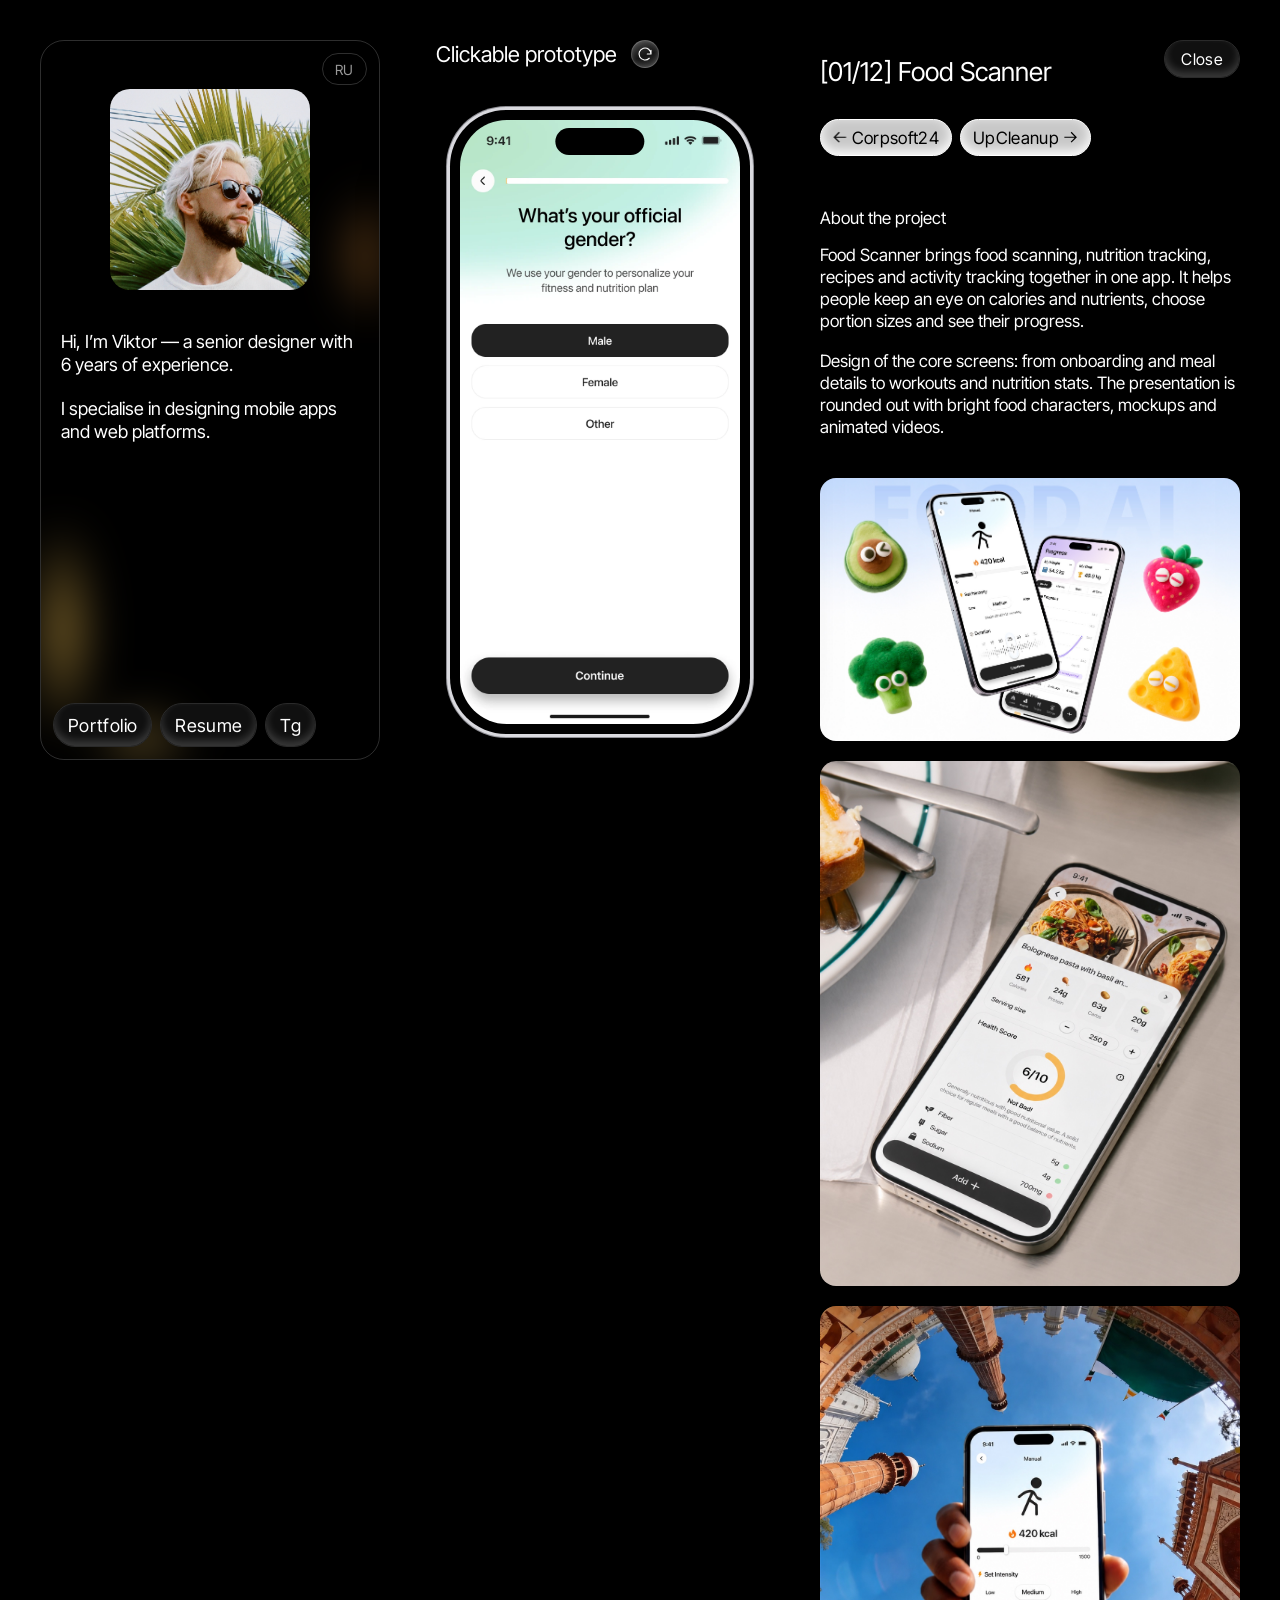
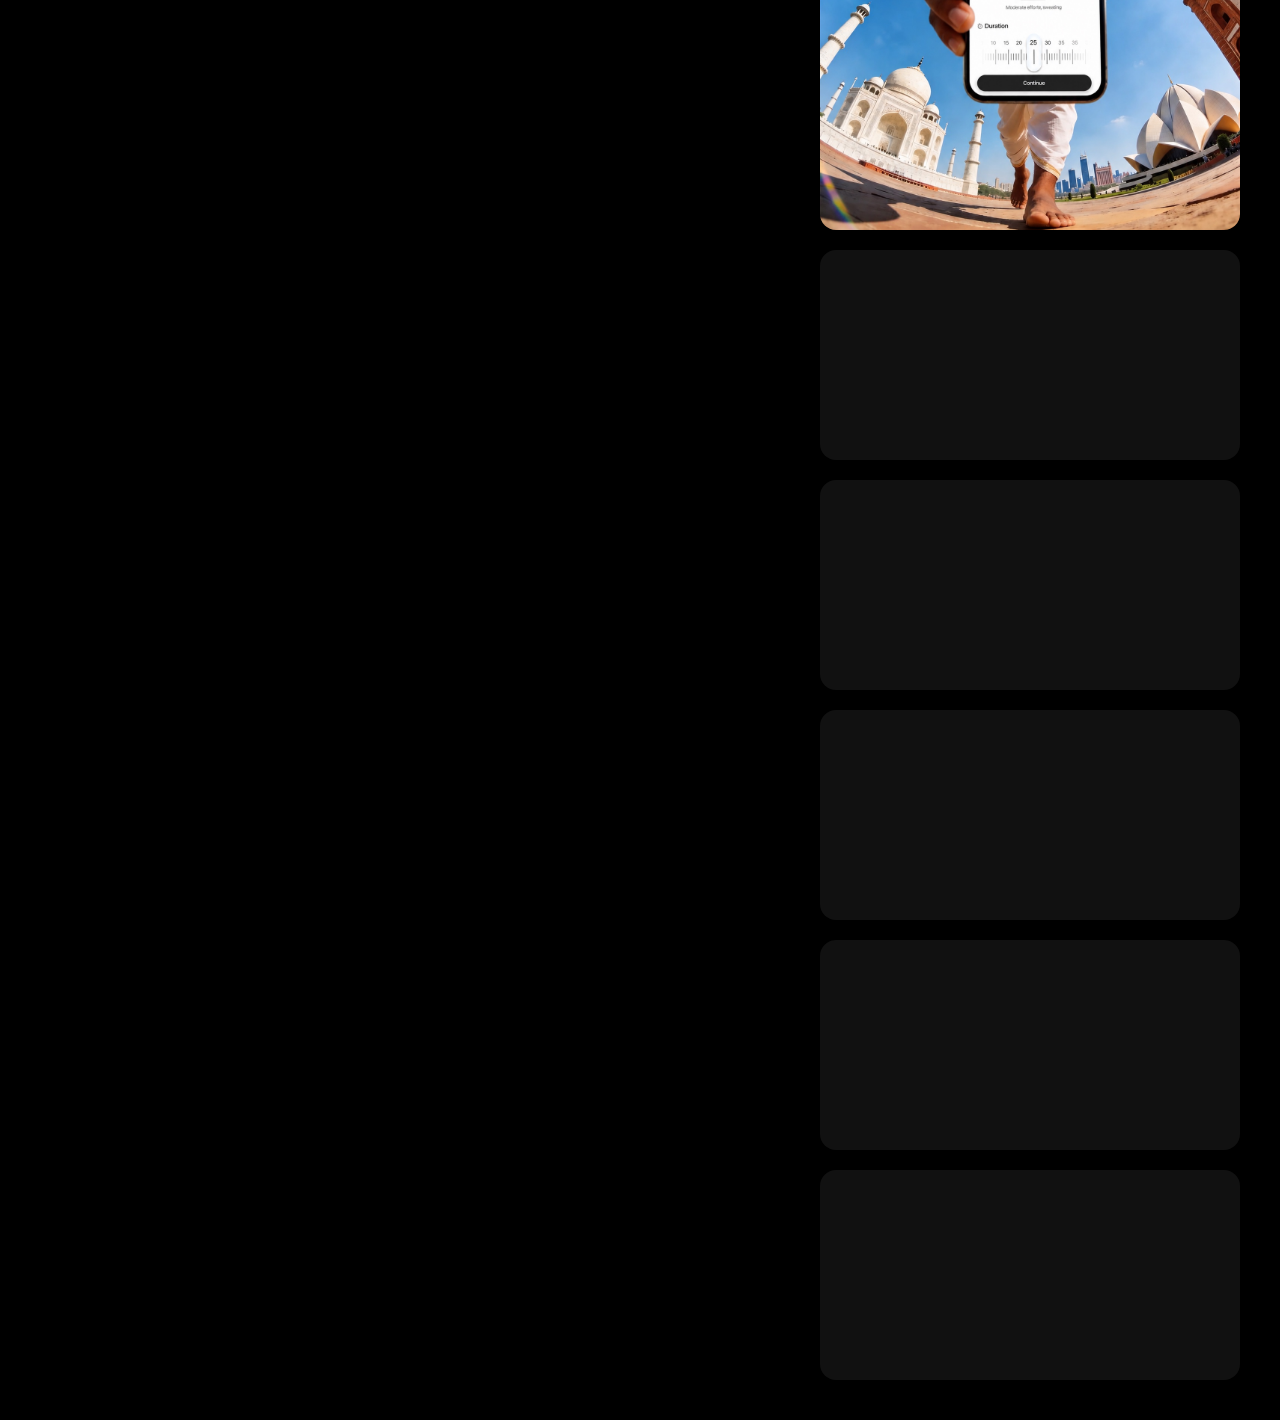
<file: en/project.html>
<!DOCTYPE html>
<html lang="en">
<head>
  <meta charset="UTF-8" />
  <script>
    // Язык по браузеру: русский — если он есть в списке языков, иначе английский.
    // Выбор в переключателе RU/EN запоминается и важнее браузера. Поисковых ботов не трогаем.
    (function () {
      try {
        if (/bot|crawl|spider|slurp|lighthouse|preview/i.test(navigator.userAgent)) return;
        var here = document.documentElement.lang;
        var want = localStorage.getItem("site-lang");
        if (want !== "ru" && want !== "en") {
          var langs = navigator.languages || [navigator.language || ""];
          want = "en";
          for (var i = 0; i < langs.length; i++) {
            if ((langs[i] || "").toLowerCase().slice(0, 2) === "ru") { want = "ru"; break; }
          }
        }
        if (want === here) return;
        var path = location.pathname;
        var target = want === "en" ? "/en" + path : path.replace(/^\/en/, "") || "/";
        location.replace(target + location.search + location.hash);
      } catch (e) {}
    })();
  </script>
  <meta name="viewport" content="width=device-width, initial-scale=1.0" />
  <link rel="alternate" hreflang="ru" href="https://vitya.pro/project.html" />
  <link rel="alternate" hreflang="en" href="https://vitya.pro/en/project.html" />
  <link rel="alternate" hreflang="x-default" href="https://vitya.pro/project.html" />
  <title>Project — Viktor Radyuk</title>
  <link rel="icon" href="/favicon-green.svg" type="image/svg+xml" />
  <link rel="icon" href="/favicon-green-32.png" type="image/png" sizes="32x32" />
  <link rel="apple-touch-icon" href="/apple-touch-icon-green.png" />
  <link rel="preconnect" href="https://fonts.googleapis.com" />
  <link rel="preconnect" href="https://fonts.gstatic.com" crossorigin />
  <link href="https://fonts.googleapis.com/css2?family=Inter+Tight:wght@400;500&display=swap" rel="stylesheet" />
  <link rel="stylesheet" href="/style.css?v=20261117" />
  <!-- Google tag (gtag.js) -->
  <script async src="https://www.googletagmanager.com/gtag/js?id=G-6443JLH0M9"></script>
  <script>
    window.dataLayer = window.dataLayer || [];
    function gtag(){dataLayer.push(arguments);}
    gtag('js', new Date());
    gtag('config', 'G-6443JLH0M9');
  </script>
  <!-- /Google tag -->
  <!-- Yandex.Metrika counter -->
  <script type="text/javascript">
    (function(m,e,t,r,i,k,a){
      m[i]=m[i]||function(){(m[i].a=m[i].a||[]).push(arguments)};
      m[i].l=1*new Date();
      for (var j = 0; j < document.scripts.length; j++) { if (document.scripts[j].src === r) { return; } }
      k=e.createElement(t),a=e.getElementsByTagName(t)[0],k.async=1,k.src=r,a.parentNode.insertBefore(k,a);
    })(window, document,'script','https://mc.yandex.ru/metrika/tag.js?id=109589373', 'ym');

    ym(109589373, 'init', {
      ssr:true,
      webvisor:true,
      clickmap:true,
      ecommerce:"dataLayer",
      referrer: document.referrer,
      url: location.href,
      accurateTrackBounce:true,
      trackLinks:true
    });
  </script>
  <!-- /Yandex.Metrika counter -->
</head>
<body>
  <noscript><div><img src="https://mc.yandex.ru/watch/109589373" style="position:absolute; left:-9999px;" alt="" /></div></noscript>
  <div class="layout layout--project">
    <aside class="side-card">
      <div class="side-card__blobs" aria-hidden="true"></div>
      <a class="lang-switch" href="/project.html" hreflang="ru" lang="ru" aria-label="Русская версия">RU</a>
      <div class="side-card__top">
        <img class="side-card__avatar" src="/assets/avatar-victor.png" alt="Viktor Radyuk" width="220" height="220" />
        <p class="side-card__text">Hi, I&rsquo;m Viktor&nbsp;— a senior designer with 6&nbsp;years of experience.</p>
        <p class="side-card__text">I specialise in designing mobile apps and web platforms.</p>
      </div>
      <nav class="side-card__actions" aria-label="Contacts">
        <a class="pill" href="./">Portfolio</a>
        <a class="pill" href="resume.html">Resume</a>
        <a class="pill" href="https://t.me/allo_galochka" target="_blank" rel="noopener noreferrer">Tg</a>
      </nav>
    </aside>

    <!-- Мокап айфона с кликабельным прототипом (экраны и зоны клика — в projects.js) -->
    <div class="phone-col">
      <div class="phone-col__bar">
        <span>Clickable prototype</span>
        <button class="phone-col__restart" id="phone-restart" type="button" aria-label="Restart the prototype" title="Start over">
          <svg viewBox="0 0 24 24" width="18" height="18" fill="none" stroke="currentColor" stroke-width="1.5" stroke-linecap="round" stroke-linejoin="round" aria-hidden="true"><path d="M20 7v5h-5M20 12a8 8 0 1 0-2.34 5.66"/></svg>
        </button>
      </div>
      <div class="phone">
        <div class="phone__screen" id="phone-screen">
          <div class="phone__slides" id="phone-slides"></div>
          <div class="phone__status" aria-hidden="true">
            <span>9:41</span>
            <span class="phone__island"></span>
            <span class="phone__icons">
              <svg width="18" height="11" viewBox="0 0 18 11" fill="currentColor"><rect x="0" y="7" width="3" height="4" rx="1"/><rect x="5" y="5" width="3" height="6" rx="1"/><rect x="10" y="2.5" width="3" height="8.5" rx="1"/><rect x="15" y="0" width="3" height="11" rx="1"/></svg>
              <svg width="16" height="11" viewBox="0 0 16 11" fill="currentColor"><path d="M8 2.2c2.3 0 4.4.9 6 2.4l1.2-1.2A10.2 10.2 0 0 0 8 .5 10.2 10.2 0 0 0 .8 3.4L2 4.6a8.5 8.5 0 0 1 6-2.4Zm0 3.3c1.4 0 2.6.5 3.6 1.4l1.2-1.2A6.8 6.8 0 0 0 8 3.8a6.8 6.8 0 0 0-4.8 1.9l1.2 1.2c1-.9 2.2-1.4 3.6-1.4Zm0 3.3c.5 0 1 .2 1.3.5L8 10.6 6.7 9.3c.3-.3.8-.5 1.3-.5Z"/></svg>
              <span class="phone__battery"></span>
            </span>
          </div>
          <span class="phone__home" aria-hidden="true"></span>
        </div>
      </div>
    </div>

    <main class="info">
      <header class="info__head">
        <h1 class="info__title" id="info-title"></h1>
        <a class="pill pill--sm info__close" href="./">Close</a>
      </header>
      <nav class="info__nav" id="info-nav" aria-label="Other projects"></nav>
      <section class="info__about">
        <h2 class="info__label">About the project</h2>
        <div class="info__text" id="info-text"></div>
      </section>
      <div class="info__gallery" id="info-gallery"></div>
    </main>
  </div>

  <script src="/projects.js?v=20261117"></script>
  <script src="/projects.en.js?v=20261117"></script>
  <script src="/project.js?v=20261117"></script>
  <script>
    // Переключатель языка ведёт на тот же проект
    document.querySelectorAll(".lang-switch").forEach((a) => {
      a.href += location.search;
      // Ручной выбор языка запоминается и отключает автоперенаправление
      a.addEventListener("click", () => {
        try { localStorage.setItem("site-lang", a.lang); } catch (e) {}
      });
    });
  </script>
</body>
</html>
</file>
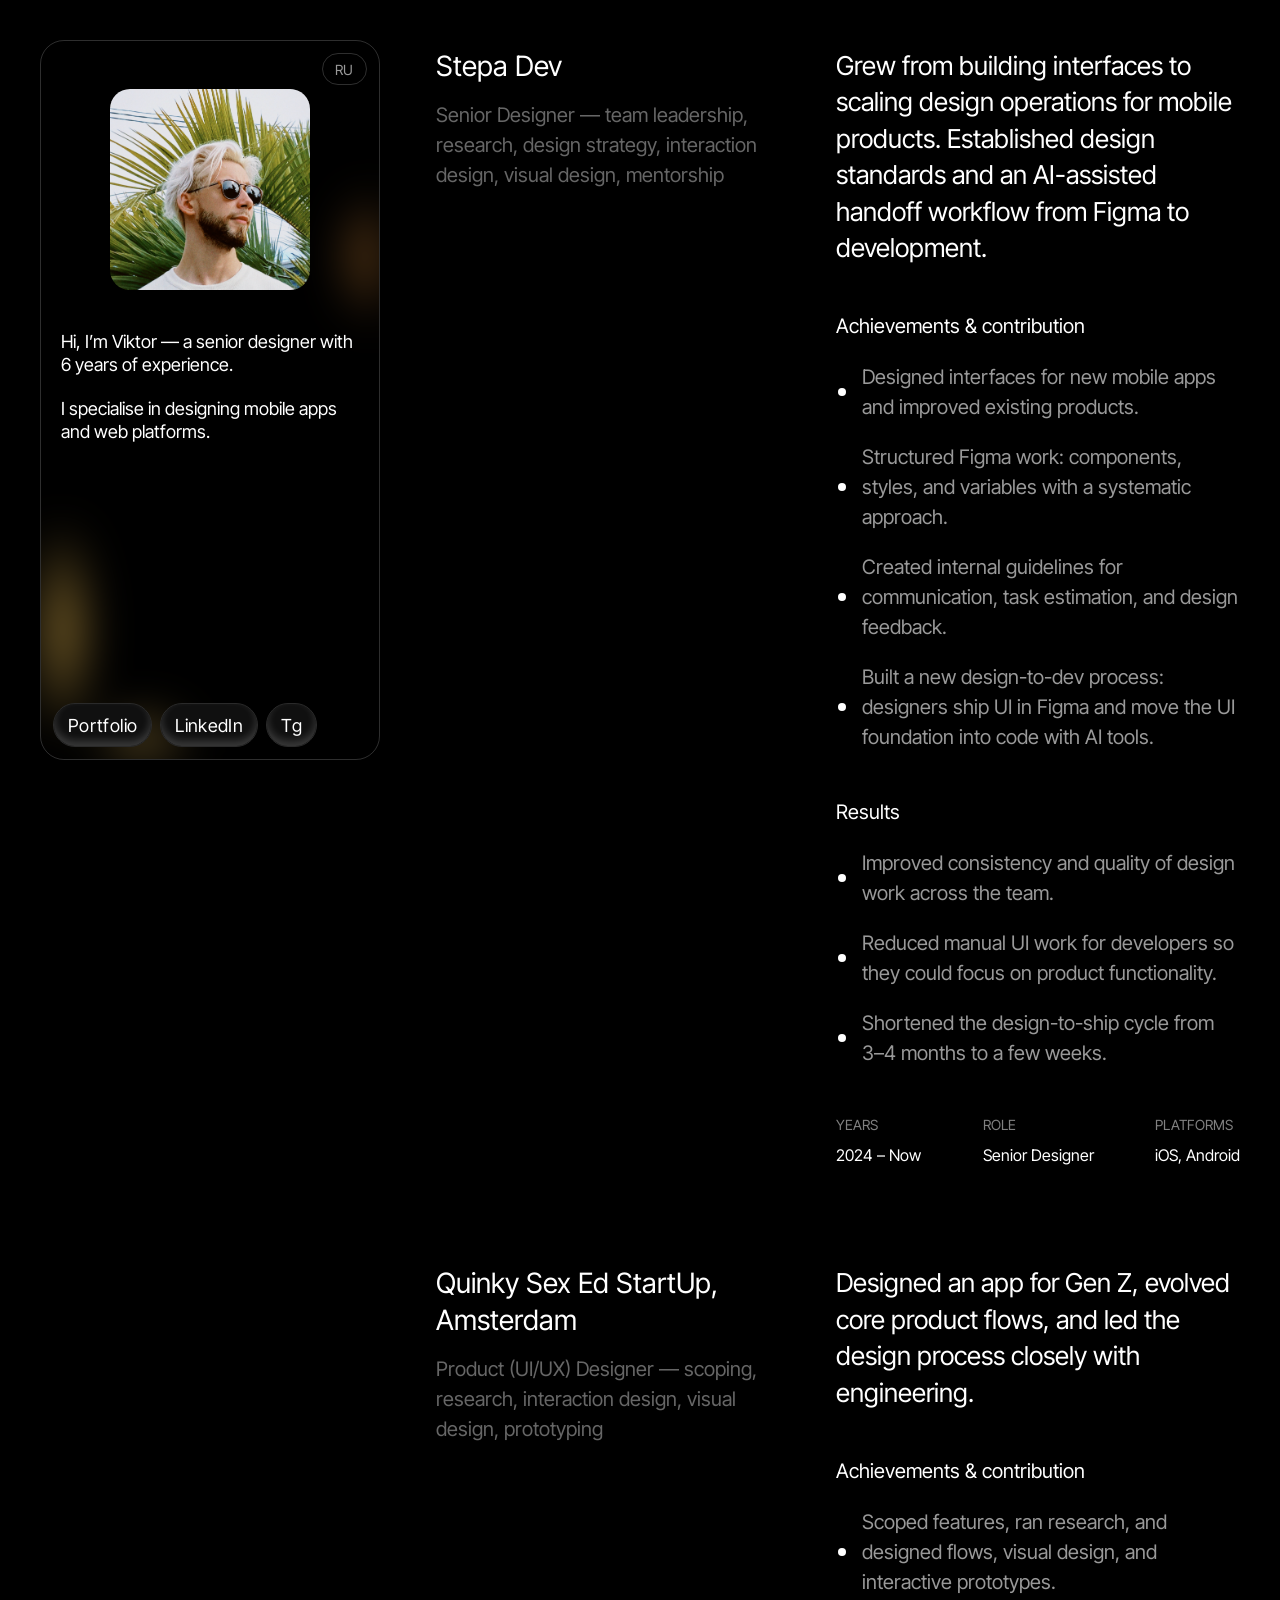
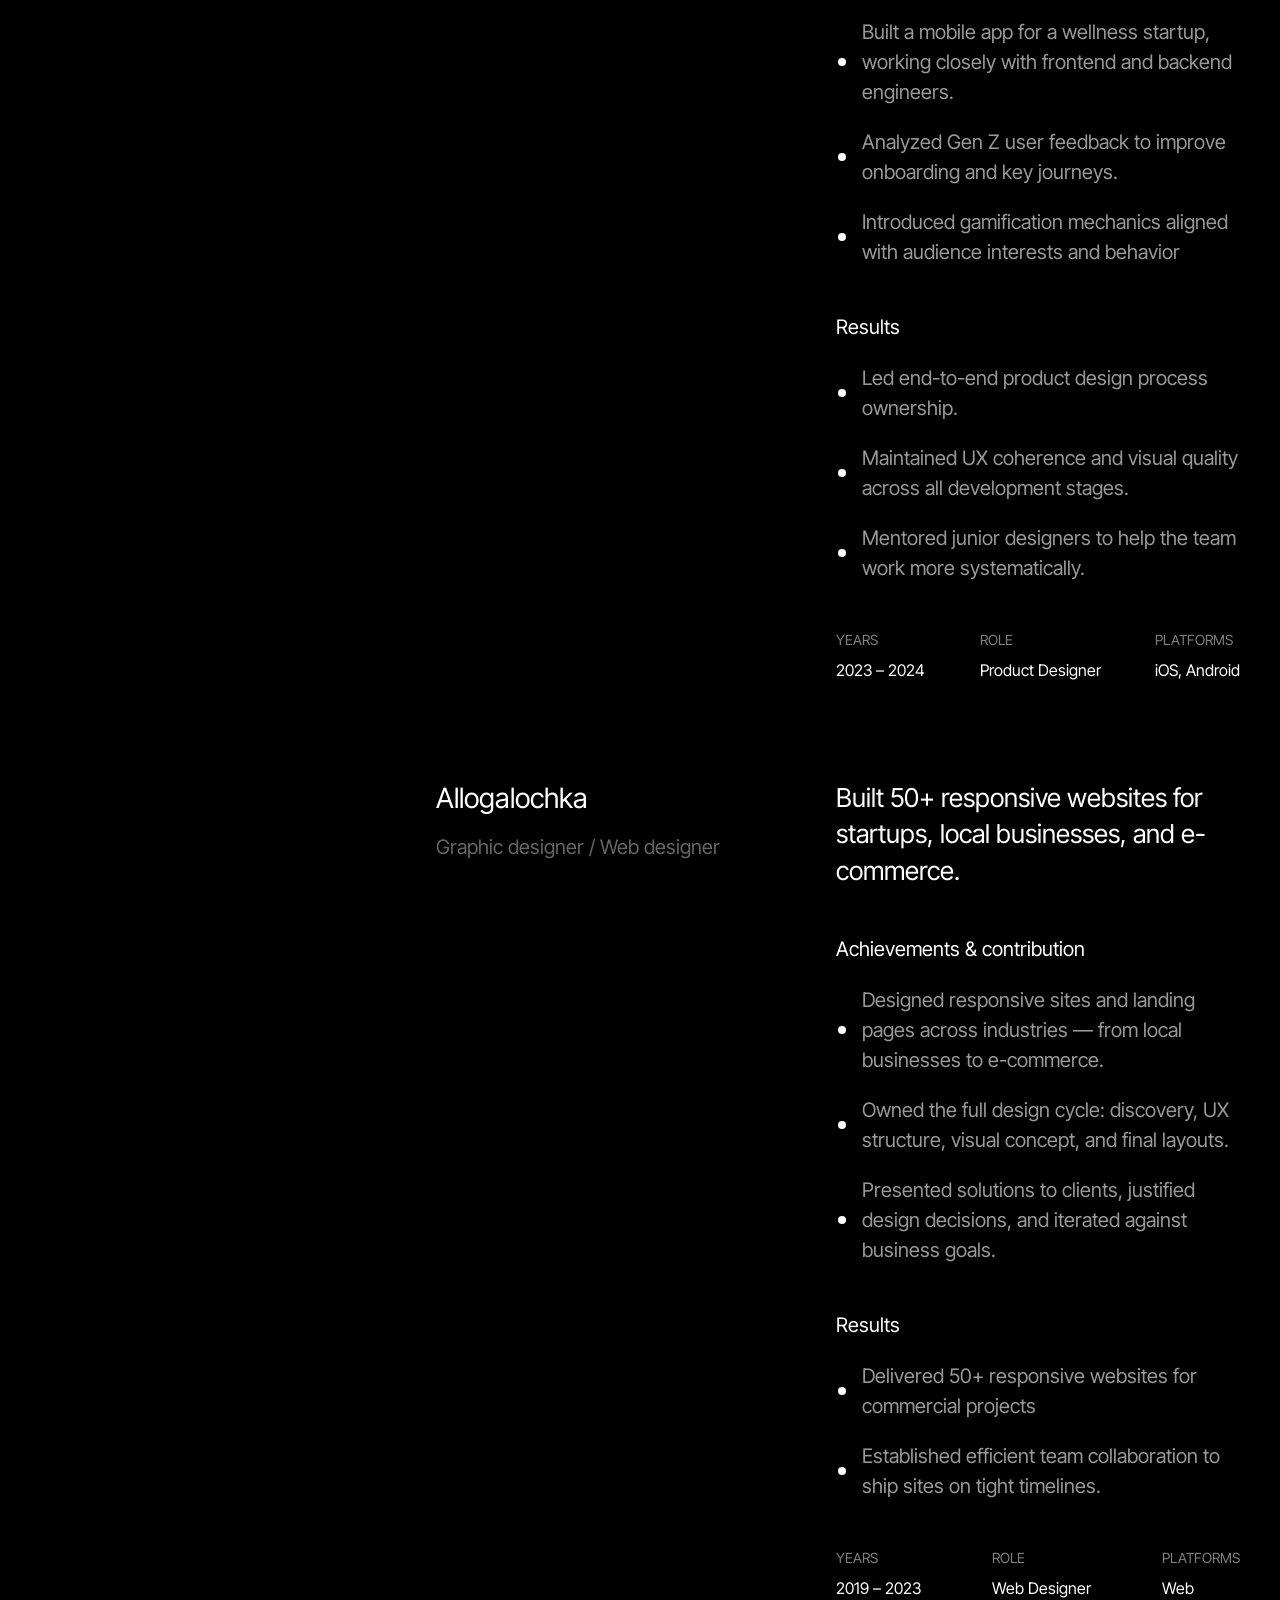
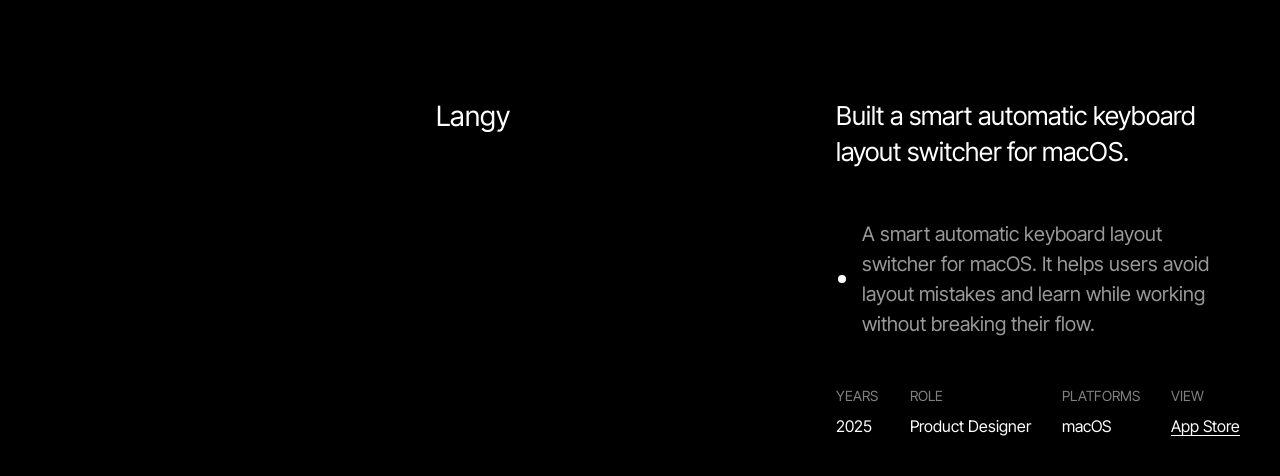
<file: en/resume.html>
<!DOCTYPE html>
<html lang="en">
<head>
  <meta charset="UTF-8" />
  <script>
    // Язык по браузеру: русский — если он есть в списке языков, иначе английский.
    // Выбор в переключателе RU/EN запоминается и важнее браузера. Поисковых ботов не трогаем.
    (function () {
      try {
        if (/bot|crawl|spider|slurp|lighthouse|preview/i.test(navigator.userAgent)) return;
        var here = document.documentElement.lang;
        var want = localStorage.getItem("site-lang");
        if (want !== "ru" && want !== "en") {
          var langs = navigator.languages || [navigator.language || ""];
          want = "en";
          for (var i = 0; i < langs.length; i++) {
            if ((langs[i] || "").toLowerCase().slice(0, 2) === "ru") { want = "ru"; break; }
          }
        }
        if (want === here) return;
        var path = location.pathname;
        var target = want === "en" ? "/en" + path : path.replace(/^\/en/, "") || "/";
        location.replace(target + location.search + location.hash);
      } catch (e) {}
    })();
  </script>
  <meta name="viewport" content="width=device-width, initial-scale=1.0" />
  <link rel="alternate" hreflang="ru" href="https://vitya.pro/resume.html" />
  <link rel="alternate" hreflang="en" href="https://vitya.pro/en/resume.html" />
  <link rel="alternate" hreflang="x-default" href="https://vitya.pro/resume.html" />
  <title>Resume — Viktor Radyuk</title>
  <link rel="icon" href="/favicon-green.svg" type="image/svg+xml" />
  <link rel="icon" href="/favicon-green-32.png" type="image/png" sizes="32x32" />
  <link rel="apple-touch-icon" href="/apple-touch-icon-green.png" />
  <link rel="preconnect" href="https://fonts.googleapis.com" />
  <link rel="preconnect" href="https://fonts.gstatic.com" crossorigin />
  <link href="https://fonts.googleapis.com/css2?family=Inter+Tight:wght@400;500&display=swap" rel="stylesheet" />
  <link rel="stylesheet" href="/style.css?v=20261117" />
  <!-- Google tag (gtag.js) -->
  <script async src="https://www.googletagmanager.com/gtag/js?id=G-6443JLH0M9"></script>
  <script>
    window.dataLayer = window.dataLayer || [];
    function gtag(){dataLayer.push(arguments);}
    gtag('js', new Date());
    gtag('config', 'G-6443JLH0M9');
  </script>
  <!-- /Google tag -->
  <!-- Yandex.Metrika counter -->
  <script type="text/javascript">
    (function(m,e,t,r,i,k,a){
      m[i]=m[i]||function(){(m[i].a=m[i].a||[]).push(arguments)};
      m[i].l=1*new Date();
      for (var j = 0; j < document.scripts.length; j++) { if (document.scripts[j].src === r) { return; } }
      k=e.createElement(t),a=e.getElementsByTagName(t)[0],k.async=1,k.src=r,a.parentNode.insertBefore(k,a);
    })(window, document,'script','https://mc.yandex.ru/metrika/tag.js?id=109589373', 'ym');

    ym(109589373, 'init', {
      ssr:true,
      webvisor:true,
      clickmap:true,
      ecommerce:"dataLayer",
      referrer: document.referrer,
      url: location.href,
      accurateTrackBounce:true,
      trackLinks:true
    });
  </script>
  <!-- /Yandex.Metrika counter -->
</head>
<body>
  <noscript><div><img src="https://mc.yandex.ru/watch/109589373" style="position:absolute; left:-9999px;" alt="" /></div></noscript>
  <div class="layout layout--resume">
    <aside class="side-card">
      <div class="side-card__blobs" aria-hidden="true"></div>
      <a class="lang-switch" href="/resume.html" hreflang="ru" lang="ru" aria-label="Русская версия">RU</a>
      <div class="side-card__top">
        <img class="side-card__avatar" src="/assets/avatar-victor.png" alt="Viktor Radyuk" width="220" height="220" />
        <p class="side-card__text">Hi, I&rsquo;m Viktor&nbsp;— a senior designer with 6&nbsp;years of experience.</p>
        <p class="side-card__text">I specialise in designing mobile apps and web platforms.</p>
      </div>
      <nav class="side-card__actions" aria-label="Contacts">
        <a class="pill" href="./">Portfolio</a>
        <a class="pill" href="https://www.linkedin.com/in/viktor-radyuk/" target="_blank" rel="noopener noreferrer">LinkedIn</a>
        <a class="pill" href="https://t.me/allo_galochka" target="_blank" rel="noopener noreferrer">Tg</a>
      </nav>
    </aside>

    <!-- Опыт — тексты как на текущем vitya.pro, без картинок -->
    <main class="resume">
      <article class="exp">
        <header class="exp__head">
          <h2 class="exp__name">Stepa Dev</h2>
          <p class="exp__role">Senior Designer — team leadership, research, design strategy, interaction design, visual design, mentorship</p>
        </header>
        <div class="exp__body">
          <p class="exp__lead">Grew from building interfaces to scaling design operations for mobile products. Established design standards and an AI-assisted handoff workflow from Figma to development.</p>
          <section class="exp__group">
            <h3 class="exp__subtitle">Achievements &amp; contribution</h3>
            <ul class="exp__list">
              <li>Designed interfaces for new mobile apps and improved existing products.</li>
              <li>Structured Figma work: components, styles, and variables with a systematic approach.</li>
              <li>Created internal guidelines for communication, task estimation, and design feedback.</li>
              <li>Built a new design-to-dev process: designers ship UI in Figma and move the UI foundation into code with AI tools.</li>
            </ul>
          </section>
          <section class="exp__group">
            <h3 class="exp__subtitle">Results</h3>
            <ul class="exp__list">
              <li>Improved consistency and quality of design work across the team.</li>
              <li>Reduced manual UI work for developers so they could focus on product functionality.</li>
              <li>Shortened the design-to-ship cycle from 3–4 months to a few weeks.</li>
            </ul>
          </section>
          <dl class="exp__meta">
            <div><dt>Years</dt><dd>2024 – Now</dd></div>
            <div><dt>Role</dt><dd>Senior Designer</dd></div>
            <div><dt>Platforms</dt><dd>iOS, Android</dd></div>
          </dl>
        </div>
      </article>

      <article class="exp">
        <header class="exp__head">
          <h2 class="exp__name">Quinky Sex Ed StartUp, Amsterdam</h2>
          <p class="exp__role">Product (UI/UX) Designer — scoping, research, interaction design, visual design, prototyping</p>
        </header>
        <div class="exp__body">
          <p class="exp__lead">Designed an app for Gen Z, evolved core product flows, and led the design process closely with engineering.</p>
          <section class="exp__group">
            <h3 class="exp__subtitle">Achievements &amp; contribution</h3>
            <ul class="exp__list">
              <li>Scoped features, ran research, and designed flows, visual design, and interactive prototypes.</li>
              <li>Built a mobile app for a wellness startup, working closely with frontend and backend engineers.</li>
              <li>Analyzed Gen Z user feedback to improve onboarding and key journeys.</li>
              <li>Introduced gamification mechanics aligned with audience interests and behavior</li>
            </ul>
          </section>
          <section class="exp__group">
            <h3 class="exp__subtitle">Results</h3>
            <ul class="exp__list">
              <li>Led end-to-end product design process ownership.</li>
              <li>Maintained UX coherence and visual quality across all development stages.</li>
              <li>Mentored junior designers to help the team work more systematically.</li>
            </ul>
          </section>
          <dl class="exp__meta">
            <div><dt>Years</dt><dd>2023 – 2024</dd></div>
            <div><dt>Role</dt><dd>Product Designer</dd></div>
            <div><dt>Platforms</dt><dd>iOS, Android</dd></div>
          </dl>
        </div>
      </article>

      <article class="exp">
        <header class="exp__head">
          <h2 class="exp__name">Allogalochka</h2>
          <p class="exp__role">Graphic designer / Web designer</p>
        </header>
        <div class="exp__body">
          <p class="exp__lead">Built 50+ responsive websites for startups, local businesses, and e-commerce.</p>
          <section class="exp__group">
            <h3 class="exp__subtitle">Achievements &amp; contribution</h3>
            <ul class="exp__list">
              <li>Designed responsive sites and landing pages across industries — from local businesses to e-commerce.</li>
              <li>Owned the full design cycle: discovery, UX structure, visual concept, and final layouts.</li>
              <li>Presented solutions to clients, justified design decisions, and iterated against business goals.</li>
            </ul>
          </section>
          <section class="exp__group">
            <h3 class="exp__subtitle">Results</h3>
            <ul class="exp__list">
              <li>Delivered 50+ responsive websites for commercial projects</li>
              <li>Established efficient team collaboration to ship sites on tight timelines.</li>
            </ul>
          </section>
          <dl class="exp__meta">
            <div><dt>Years</dt><dd>2019 – 2023</dd></div>
            <div><dt>Role</dt><dd>Web Designer</dd></div>
            <div><dt>Platforms</dt><dd>Web</dd></div>
          </dl>
        </div>
      </article>

      <article class="exp">
        <header class="exp__head">
          <h2 class="exp__name">Langy</h2>
        </header>
        <div class="exp__body">
          <p class="exp__lead">Built a smart automatic keyboard layout switcher for macOS.</p>
          <ul class="exp__list">
            <li>A smart automatic keyboard layout switcher for macOS. It helps users avoid layout mistakes and learn while working without breaking their flow.</li>
          </ul>
          <dl class="exp__meta">
            <div><dt>Years</dt><dd>2025</dd></div>
            <div><dt>Role</dt><dd>Product Designer</dd></div>
            <div><dt>Platforms</dt><dd>macOS</dd></div>
            <div><dt>View</dt><dd><a class="exp__meta-link" href="https://apps.apple.com/rs/app/%D0%B0%D0%B2%D1%82%D0%BE-%D1%80%D0%B0%D1%81%D0%BA%D0%BB%D0%B0%D0%B4%D0%BA%D0%B0-ru-en-langy/id6747981181?mt=12" target="_blank" rel="noopener noreferrer" data-i18n-aria-label="exp.langy.appStoreAria" aria-label="Auto layout RU/EN – Langy on the App Store">App Store</a></dd></div>
          </dl>
        </div>
      </article>
    </main>
  </div>
  <script>
    // Переключатель языка ведёт на тот же проект
    document.querySelectorAll(".lang-switch").forEach((a) => {
      a.href += location.search;
      // Ручной выбор языка запоминается и отключает автоперенаправление
      a.addEventListener("click", () => {
        try { localStorage.setItem("site-lang", a.lang); } catch (e) {}
      });
    });
  </script>
</body>
</html>
</file>
<file: style.css>
:root {
  --bg: #000;
  --ink: #fff;
  --muted: rgba(255, 255, 255, 0.6);
  --line: rgba(255, 255, 255, 0.18);
  --font: "Inter Tight", "Inter", "Helvetica Neue", Arial, sans-serif;
  --aside-w: 340px;
  --gap: 56px;
}

*,
*::before,
*::after {
  box-sizing: border-box;
}

body {
  margin: 0;
  background: var(--bg);
  color: var(--ink);
  font-family: var(--font);
  -webkit-font-smoothing: antialiased;
}

img,
video {
  display: block;
  max-width: 100%;
}

a {
  color: inherit;
  text-decoration: none;
}

/* Layout */
.layout {
  display: grid;
  grid-template-columns: var(--aside-w) minmax(0, 1fr);
  gap: var(--gap);
  align-items: start;
  max-width: 1600px;
  margin-inline: auto;
  padding: 40px;
}

/* Side card */
.side-card {
  position: sticky;
  top: 40px;
  display: flex;
  flex-direction: column;
  justify-content: space-between;
  height: min(720px, calc(100vh - 80px));
  min-height: 520px;
  padding: 48px 12px 12px;
  overflow: hidden;
  border: 1px solid var(--line);
  border-radius: 24px;
  isolation: isolate;
}

/* Переключатель RU / EN в правом верхнем углу плашки */
.lang-switch {
  position: absolute;
  top: 12px;
  right: 12px;
  z-index: 1;
  display: inline-flex;
  align-items: center;
  min-height: 32px;
  padding: 0 12px;
  border: 1px solid var(--line);
  border-radius: 999px;
  font-size: 14px;
  letter-spacing: 0.04em;
  color: var(--muted);
  transition: color 0.2s ease, border-color 0.2s ease;
}

.lang-switch:hover {
  border-color: var(--ink);
  color: var(--ink);
}

.side-card__blobs {
  position: absolute;
  inset: 0;
  z-index: -1;
  filter: blur(22px);
  background:
    radial-gradient(ellipse 18% 14% at 100% 30%, rgba(235, 150, 60, 0.6), transparent 70%),
    radial-gradient(ellipse 14% 22% at 6% 82%, rgba(206, 164, 70, 0.75), transparent 70%),
    radial-gradient(ellipse 22% 8% at 30% 98%, rgba(215, 175, 85, 0.5), transparent 70%);
}

.side-card__avatar {
  width: 64%;
  height: auto;
  aspect-ratio: 1;
  margin: 0 auto 40px;
  object-fit: cover;
  border-radius: 20px;
}

.side-card__text {
  margin: 0 8px 20px;
  font-size: 18px;
  line-height: 1.3;
}

.side-card__actions {
  display: flex;
  flex-wrap: wrap;
  gap: 8px;
}

.pill {
  display: inline-flex;
  align-items: center;
  min-height: 44px;
  padding: 0 14px;
  border: 1px solid #2a2a2a;
  border-radius: 999px;
  background: #101010;
  box-shadow: inset 0 -5px 8px rgba(255, 255, 255, 0.18);
  font-size: 18px;
  letter-spacing: 0.02em; /* Inter Tight плотный — на кнопках буквы слипаются */
  transition: filter 0.2s ease, transform 0.2s ease;
}

.pill:hover {
  filter: brightness(1.5);
}

.pill:active {
  transform: translateY(1px);
}

/* Серая кнопка из Figma: fill C8C8C8, stroke 1px FFFFFF inside,
   inner shadow 0 −4 blur 11.3 FFFFFF 100% */
.pill--light {
  border-color: #fff;
  background: #c8c8c8;
  box-shadow: inset 0 -4px 11.3px #fff;
  color: #000;
}

.pill--light:hover {
  filter: brightness(0.92);
}

.arrow {
  display: block;
  width: 0.85em;
  height: 0.85em;
  fill: none;
  stroke: currentColor;
  stroke-width: 1.3;
}

.arrow--left {
  display: contents;
}

.arrow--left .arrow {
  transform: scaleX(-1);
}

.info__nav .pill {
  gap: 0.25em;
}

.pill--sm {
  min-height: 38px;
  padding: 0 16px;
  font-size: 16px;
}

/* Projects grid */
.project {
  display: block;
}

.projects {
  display: grid;
  grid-template-columns: repeat(3, minmax(0, 1fr));
  gap: 40px 20px;
}

.project__media {
  position: relative;
  aspect-ratio: 400 / 545;
  overflow: hidden;
  border-radius: 20px;
  background: #111;
}

.project__media img,
.project__media video {
  width: 100%;
  height: 100%;
  object-fit: cover;
  transition: transform 0.8s ease;
}

.project__tags {
  position: absolute;
  top: 20px;
  left: 20px;
  z-index: 1;
  display: flex;
  flex-wrap: wrap;
  gap: 6px;
}

.project__tags span {
  display: inline-flex;
  align-items: center;
  min-height: 44px;
  padding: 0 16px;
  border-radius: 999px;
  background: rgba(40, 40, 40, 0.45);
  backdrop-filter: blur(12px);
  -webkit-backdrop-filter: blur(12px);
  font-size: 18px;
}

.project__title {
  margin: 16px 0 6px;
  font-size: 24px;
  font-weight: 400;
  line-height: 1.2;
}

.project__lead {
  margin: 0;
  font-size: 18px;
  line-height: 1.3;
}

/* Hovering a project dims the others */
.project {
  transition: filter 0.6s ease, opacity 0.6s ease;
}

@media (hover: hover) {
  .projects:has(.project:hover) .project:not(:hover) {
    filter: blur(4px);
    opacity: 0.5;
  }

  .project:hover .project__media img,
  .project:hover .project__media video {
    transform: scale(1.03);
  }
}

/* Tablet */
@media (max-width: 1200px) {
  .layout {
    --aside-w: 300px;
    --gap: 32px;
    padding: 24px;
  }

  .side-card {
    top: 24px;
    height: min(720px, calc(100vh - 48px));
  }

  .projects {
    grid-template-columns: repeat(2, minmax(0, 1fr));
  }
}

/* Mobile: card goes on top, scrolls with the page */
@media (max-width: 760px) {
  .layout {
    grid-template-columns: 1fr;
    gap: 32px;
    padding: 16px;
  }

  .side-card {
    position: relative;
    top: 0;
    height: auto;
    min-height: 0;
    padding-top: 32px;
  }

  .side-card__avatar {
    width: 50%;
    margin-bottom: 28px;
  }

  .side-card__text,
  .pill,
  .project__tags span,
  .project__lead {
    font-size: 16px;
  }

  .side-card__actions {
    margin-top: 12px;
  }

  .projects {
    grid-template-columns: 1fr;
    gap: 32px;
  }

  .project__tags {
    top: 14px;
    left: 14px;
  }

  .project__tags span {
    min-height: 36px;
    padding: 0 14px;
  }

  .project__title {
    font-size: 20px;
  }
}

@media (prefers-reduced-motion: reduce) {
  .project,
  .project__media img,
  .project__media video {
    transition: none;
  }
}

/* ===== Project page ===== */
.layout--project {
  grid-template-columns: var(--aside-w) minmax(0, 1fr) minmax(320px, 420px);
  grid-template-areas: "aside phone info";
}

.layout--project .side-card {
  grid-area: aside;
}

.phone-col {
  grid-area: phone;
  position: sticky;
  top: 40px;
  display: flex;
  justify-content: center;
  padding-top: 70px;
}

.phone {
  --phone-h: min(624px, calc(100vh - 160px));
  /* Экран внутри рамки — ровно 390×844 (iPhone 14), как у скринов */
  height: var(--phone-h);
  width: calc((var(--phone-h) - 20px) * 390 / 844 + 20px);
  padding: 10px;
  border-radius: calc(var(--phone-h) * 0.09);
  background: #000;
  box-shadow:
    0 0 0 3px #d9d9de,
    0 0 0 4px #8e8e94,
    0 30px 80px rgba(0, 0, 0, 0.6);
}

.phone__screen {
  position: relative;
  height: 100%;
  overflow: hidden;
  border-radius: calc(var(--phone-h) * 0.075);
  background: #111;
  isolation: isolate;
}

.phone__slides {
  position: absolute;
  inset: 0;
}

/* Экран прототипа. Видимый — .is-active, уходящий во время анимации — .is-leaving */
.phone__slide {
  position: absolute;
  inset: 0;
  visibility: hidden;
}

.phone__slide.is-active,
.phone__slide.is-leaving {
  visibility: visible;
}

.phone__slide.is-active {
  z-index: 1;
}

.phone__slide[data-anim="push"].is-active {
  animation: slide-in 0.45s cubic-bezier(0.2, 0.8, 0.2, 1);
}

.phone__slide[data-anim="push"].is-leaving {
  animation: slide-out 0.45s cubic-bezier(0.2, 0.8, 0.2, 1) forwards;
}

/* Назад: уходящий экран уезжает вправо поверх, предыдущий выезжает из-под него */
.phone__slide[data-anim="back"].is-leaving {
  z-index: 2;
  animation: slide-out-right 0.45s cubic-bezier(0.2, 0.8, 0.2, 1) forwards;
}

.phone__slide[data-anim="back"].is-active {
  animation: slide-in-left 0.45s cubic-bezier(0.2, 0.8, 0.2, 1);
}

.phone__slide[data-anim="sheet"].is-active {
  animation: sheet-up 0.45s cubic-bezier(0.2, 0.8, 0.2, 1);
}

@keyframes slide-out-right {
  to { transform: translateX(100%); }
}

@keyframes slide-in-left {
  from { transform: translateX(-30%); filter: brightness(0.6); }
}

@keyframes sheet-up {
  from { transform: translateY(100%); }
}

.phone__slide[data-anim="fade"].is-active {
  animation: fade-in 0.4s ease;
}

@keyframes slide-in {
  from { transform: translateX(100%); }
}

@keyframes slide-out {
  to { transform: translateX(-30%); filter: brightness(0.6); }
}

@keyframes fade-in {
  from { opacity: 0; }
}

.phone__slide > img,
.phone__slide > video,
.phone__placeholder {
  width: 100%;
  height: 100%;
  object-fit: cover;
}

.phone__placeholder {
  display: flex;
  flex-direction: column;
  justify-content: flex-end;
  gap: 6px;
  padding: 0 18px 25%;
  background:
    radial-gradient(ellipse 70% 40% at 60% 30%, rgba(255, 220, 150, 0.55), transparent 70%),
    linear-gradient(#5a4321, #2a1d0e);
  font-size: 22px;
}

.phone__placeholder small {
  font-size: 13px;
  color: var(--muted);
}

/* Зона клика. Невидимая; при тапе мимо — мигает голубым, как в Figma */
.phone__hotspot {
  position: absolute;
  padding: 0;
  border: 0;
  border-radius: 12px;
  background: transparent;
  cursor: pointer;
}

.show-hotspots .phone__hotspot {
  animation: hotspot-flash 0.9s ease;
}

@keyframes hotspot-flash {
  0%, 60% {
    background: rgba(13, 153, 255, 0.35);
    box-shadow: inset 0 0 0 2px rgba(13, 153, 255, 0.8);
  }
}

.phone__status,
.phone__home {
  z-index: 2;
}

.has-screens .phone__status > :not(.phone__island),
.has-screens .phone__home {
  visibility: hidden;
}

.phone-col {
  flex-direction: column;
  align-items: center;
  gap: 16px;
}

.phone-col__bar {
  position: absolute;
  top: 0;
  left: 0;
  display: flex;
  align-items: center;
  gap: 14px;
  max-width: 100%;
  font-size: clamp(18px, 1.7vw, 24px);
  line-height: 1.3;
  color: var(--ink);
}

.phone-col__restart {
  display: inline-flex;
  align-items: center;
  justify-content: center;
  flex: 0 0 28px;
  width: 28px;
  height: 28px;
  padding: 0;
  border: 1px solid rgba(255, 255, 255, 0.25);
  border-radius: 50%;
  background: linear-gradient(160deg, #474747, #141414 55%, #3b3b3b);
  box-shadow: inset 0 0 5px rgba(255, 255, 255, 0.2);
  color: var(--ink);
  cursor: pointer;
}

.phone-col__restart:hover {
  border-color: var(--ink);
}

.phone-col__restart:focus-visible {
  outline: 2px solid var(--ink);
  outline-offset: 4px;
}

.phone__status {
  position: absolute;
  inset: 0 0 auto;
  display: grid;
  grid-template-columns: 1fr 1fr;
  align-items: center;
  height: calc(var(--phone-h) * 0.062);
  padding: 0 8%;
  font-size: 14px;
  font-weight: 500;
  pointer-events: none;
}

/* Пропорции Dynamic Island iPhone 14 Pro: 125×37pt, 11pt от верха на экране 393×852 */
.phone__island {
  position: absolute;
  top: calc(var(--phone-h) * 0.013);
  left: 50%;
  width: 32%;
  height: calc(var(--phone-h) * 0.043);
  border-radius: 999px;
  background: #000;
  transform: translateX(-50%);
}

.phone__icons {
  display: flex;
  justify-content: flex-end;
  align-items: center;
  gap: 5px;
}

.phone__battery {
  width: 22px;
  height: 11px;
  border-radius: 3px;
  background: currentColor;
}

.phone__home {
  position: absolute;
  bottom: 8px;
  left: 50%;
  z-index: 2;
  width: 36%;
  height: 4px;
  border-radius: 4px;
  background: #fff;
  transform: translateX(-50%);
  pointer-events: none;
}

.info {
  grid-area: info;
  min-width: 0;
  padding-top: 16px;
}

.info__head {
  display: flex;
  justify-content: space-between;
  align-items: center;
  gap: 16px;
}

/* Кнопка close прилеплена к правому верхнему углу экрана.
   Справа — отступ layout, а на экранах шире 1600px — край контейнера */
.info__close {
  position: fixed;
  top: 40px;
  right: max(40px, calc((100vw - 1600px) / 2 + 40px));
  z-index: 10;
}

.info__title {
  margin: 0;
  font-size: 26px;
  font-weight: 400;
  line-height: 1.2;
}

.info__nav {
  display: flex;
  flex-wrap: wrap;
  gap: 8px;
  margin-top: 32px;
}

.info__nav .pill {
  min-height: 37px;
  padding: 0 12px;
  font-size: 17px;
}

.info__about {
  margin-top: 52px;
}

.info__label {
  margin: 0 0 16px;
  font-size: 17px;
  font-weight: 400;
}

.info__text {
  font-size: 17px;
  line-height: 1.3;
}

.info__text p {
  margin: 0 0 1em;
}

.info__text p:last-child {
  margin-bottom: 0;
}

.info__gallery {
  display: grid;
  gap: 20px;
  margin-top: 40px;
}

.info__gallery img,
.info__gallery video {
  width: 100%;
  border-radius: 16px;
  background: #111;
}

/* Без плашки, когда для трёх колонок мало места */
@media (max-width: 1200px) {
  .layout--project {
    grid-template-columns: minmax(0, 1fr) minmax(300px, 420px);
    grid-template-areas: "phone info";
  }

  .layout--project .side-card {
    display: none;
  }

  .phone-col {
    top: 24px;
    padding-top: 70px;
  }

  .info__close {
    top: 24px;
    right: 24px;
  }
}

/* Mobile: шапка → телефон → описание → галерея */
@media (max-width: 760px) {
  .layout--project {
    grid-template-columns: 1fr;
    grid-template-areas:
      "head"
      "nav"
      "phone"
      "about"
      "gallery";
    gap: 0;
  }

  .info {
    display: contents;
  }

  .info__head {
    grid-area: head;
    padding-top: 8px;
  }

  .info__nav {
    grid-area: nav;
    margin-top: 16px;
  }

  .info__about {
    grid-area: about;
    margin-top: 32px;
  }

  .info__gallery {
    grid-area: gallery;
    margin-top: 28px;
    gap: 12px;
  }

  .info__title {
    padding-right: 96px;
    font-size: 22px;
  }

  .info__close {
    top: 16px;
    right: 16px;
  }

  .info__nav .pill,
  .info__label,
  .info__text {
    font-size: 16px;
  }

  .phone-col {
    position: relative;
    top: 0;
    padding-top: 96px;
  }

  .phone-col__bar {
    top: 32px;
  }

  .phone {
    --phone-h: min(560px, 130vw);
  }
}

/* ===== Project page, case variant (без прототипа) =====
   Как на osamdesign.com: плашка слева, справа на всю ширину — шапка,
   описание с вкладками, плитки галереи и карусель промо-видео */
.layout--case {
  grid-template-columns: var(--aside-w) minmax(0, 1fr);
  grid-template-areas: "aside info";
}

.layout--case .info {
  display: grid;
  grid-template-columns: minmax(0, 1fr);
  padding-top: 8px;
}

/* Справа место под закреплённую кнопку «Закрыть» */
.layout--case .info__head {
  padding-right: 140px;
}

/* Кнопки перелистывания проектов — под заголовком */
.layout--case .info__nav {
  margin-top: 24px;
}

.layout--case .info__about,
.layout--case .info__gallery,
.layout--case .carousel {
  grid-column: 1 / -1;
}

.brief {
  display: grid;
  grid-template-columns: minmax(0, 1fr) minmax(0, 1.55fr);
  gap: 24px;
  margin-top: 40px;
}

.brief .info__label {
  margin: 0;
}

/* Плитки галереи */
.plates {
  grid-template-columns: repeat(2, minmax(0, 1fr));
  grid-auto-flow: dense;
  gap: 16px;
  margin-top: 40px;
}

.plate {
  margin: 0;
  overflow: hidden;
  border-radius: 24px;
  background: #111;
}

.info__gallery .plate img,
.info__gallery .plate video {
  height: 100%;
  aspect-ratio: 4 / 5;
  object-fit: cover;
  border-radius: 0;
}

.plate--wide,
.plate--solo {
  grid-column: 1 / -1;
}

.info__gallery .plate--wide img,
.info__gallery .plate--wide video {
  height: auto;
  aspect-ratio: auto;
}

.plate--solo {
  justify-self: center;
  width: calc(50% - 8px);
}

/* Карусель промо-видео 3:4 */
.carousel {
  display: grid;
  gap: 16px;
  margin-top: 16px;
}

.carousel__track {
  display: flex;
  gap: 16px;
  overflow-x: auto;
  scroll-snap-type: x mandatory;
  scrollbar-width: none;
  overscroll-behavior-x: contain;
}

.carousel__track::-webkit-scrollbar {
  display: none;
}

.carousel__slide {
  flex: 0 0 calc((100% - 32px) / 2.25);
  aspect-ratio: 3 / 4;
  margin: 0;
  overflow: hidden;
  border-radius: 24px;
  background: #111;
  scroll-snap-align: start;
}

.carousel__slide img,
.carousel__slide video {
  display: block;
  width: 100%;
  height: 100%;
  object-fit: cover;
}

.carousel__nav {
  display: flex;
  gap: 8px;
}

.carousel__nav[hidden] {
  display: none;
}

.carousel__btn {
  display: grid;
  place-items: center;
  width: 44px;
  height: 44px;
  padding: 0;
  border: 0;
  border-radius: 50%;
  background: #e8e8e8;
  color: #000;
  font-size: 18px;
  cursor: pointer;
  transition: opacity 0.2s ease;
}

.carousel__btn:disabled {
  opacity: 0.35;
  cursor: default;
}

/* Плашка остаётся до 900px (в варианте с айфоном она прячется раньше) */
@media (max-width: 1200px) {
  .layout--case {
    grid-template-columns: var(--aside-w) minmax(0, 1fr);
    grid-template-areas: "aside info";
  }

  .layout--case .side-card {
    display: flex;
  }
}

@media (max-width: 900px) {
  .layout--case {
    grid-template-columns: minmax(0, 1fr);
    grid-template-areas: "info";
  }

  .layout--case .side-card {
    display: none;
  }
}

@media (max-width: 760px) {
  .layout--case .info {
    display: grid;
    grid-template-columns: minmax(0, 1fr);
  }

  /* Сбросить именованные области из мобильного варианта с айфоном */
  .layout--case .info__head,
  .layout--case .info__nav,
  .layout--case .info__about,
  .layout--case .info__gallery {
    grid-area: auto;
  }

  .layout--case .info__head {
    padding-right: 110px;
  }

  .layout--case .info__nav {
    margin-top: 16px;
  }

  .brief {
    grid-template-columns: 1fr;
    gap: 12px;
    margin-top: 28px;
  }

  .plates {
    grid-template-columns: 1fr;
    gap: 12px;
    margin-top: 28px;
  }

  .plate,
  .carousel__slide {
    border-radius: 16px;
  }

  .plate--solo {
    width: 100%;
  }

  .info__gallery .plate img,
  .info__gallery .plate video {
    aspect-ratio: auto;
  }

  .carousel__slide {
    flex-basis: 78%;
  }
}

/* ===== Resume page ===== */
.resume {
  display: grid;
  gap: 100px;
  padding-top: 8px;
}

.exp {
  display: grid;
  grid-template-columns: minmax(0, 1fr) minmax(0, 1.2fr);
  gap: 24px 64px;
  align-items: start;
}

.exp__name {
  margin: 0;
  font-size: 28px;
  font-weight: 400;
  line-height: 1.3;
}

.exp__role {
  margin: 16px 0 0;
  font-size: 20px;
  line-height: 1.5;
  color: rgba(255, 255, 255, 0.4);
}

.exp__body {
  display: grid;
  gap: 48px;
}

.exp__lead {
  margin: 0;
  font-size: 26px;
  line-height: 1.4;
}

.exp__subtitle {
  margin: 0 0 24px;
  font-size: 20px;
  font-weight: 400;
}

.exp__list {
  display: grid;
  gap: 20px;
  margin: 0;
  padding: 0;
  list-style: none;
}

.exp__list li {
  position: relative;
  padding-left: 26px;
  font-size: 20px;
  line-height: 1.5;
  color: rgba(255, 255, 255, 0.6);
}

/* Белая точка по центру строки, как на макете */
.exp__list li::before {
  content: "";
  position: absolute;
  top: 50%;
  left: 2px;
  width: 8px;
  height: 8px;
  border-radius: 50%;
  background: #fff;
  transform: translateY(-50%);
}

.exp__meta {
  display: flex;
  justify-content: space-between;
  gap: 24px;
  margin: 0;
}

.exp__meta dt {
  margin-bottom: 12px;
  font-size: 14px;
  text-transform: uppercase;
  color: rgba(255, 255, 255, 0.5);
}

.exp__meta dd {
  margin: 0;
  font-size: 16px;
}

.exp__meta a {
  text-decoration: underline;
  text-underline-offset: 3px;
}

@media (max-width: 1200px) {
  .exp {
    gap: 24px 40px;
  }

  .exp__name,
  .exp__lead {
    font-size: 24px;
  }
}

@media (max-width: 1000px) {
  .exp {
    grid-template-columns: 1fr;
  }
}

@media (max-width: 760px) {
  .resume {
    gap: 64px;
  }

  .exp__body {
    gap: 32px;
  }

  .exp__name,
  .exp__lead {
    font-size: 20px;
  }

  .exp__role,
  .exp__subtitle,
  .exp__list li {
    font-size: 16px;
  }

  .exp__subtitle {
    margin-bottom: 16px;
  }

  .exp__list {
    gap: 14px;
  }

  .exp__meta {
    flex-wrap: wrap;
    justify-content: flex-start;
    gap: 20px 32px;
  }
}
</file>
